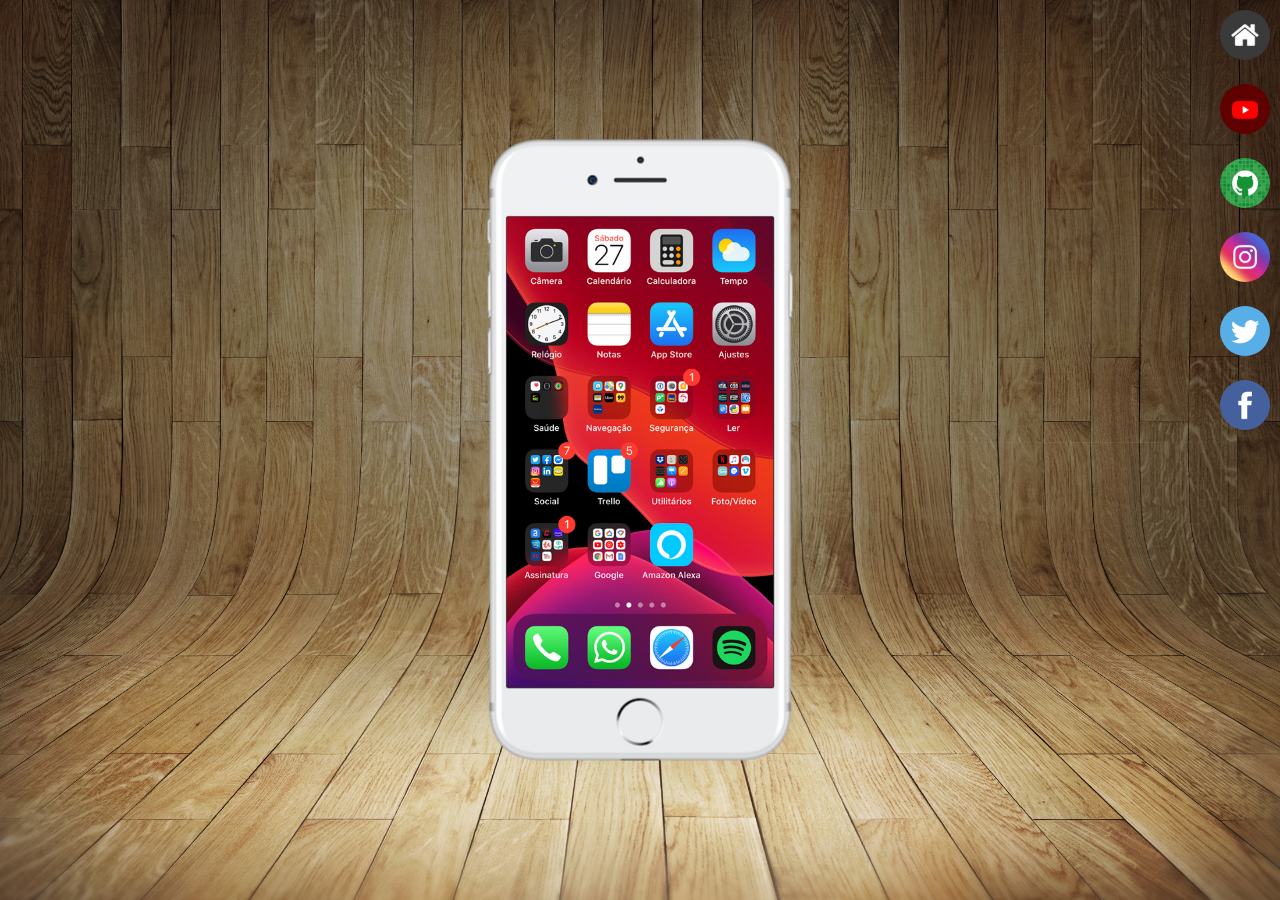
<file: index.html>
<!DOCTYPE html>
<html lang="pt-br">
<head>
    <meta charset="UTF-8">
    <meta name="viewport" content="width=device-width, initial-scale=1.0">
    <link rel="shortcut icon" href="favicon.ico" type="image/x-icon">
    <link rel="stylesheet" href="estilos/style.css">
    <title>Projetos Redes Sociais</title>
</head>
<body>
    <main>
        <section id="telefone">
            <iframe src="home.html" name="tela" id="tela" frameborder="0"></iframe>
        </section>
        <section id="redes-sociais">
            <a href="home.html" target="tela"><img src="imagens/logo-home.jpg" alt="Home"></a><br>
            <a href="youtube.html" target="tela"><img src="imagens/logo-youtube.jpg" alt="Youtube"></a><br>
            <a href="github.html" target="tela"><img src="imagens/logo-github.jpg" alt="Github"></a><br>
            <a href="instagram.html" target="tela"><img src="imagens/logo-instagram.jpg" alt="Instagram">
            </a><br>
            <a href="twitter.html" target="tela"><img src="imagens/logo-twitter.jpg" alt="Twitter"></a><br>
            <a href="facebook.html" target="tela"><img src="imagens/logo-facebook.jpg" alt="Facebook"></a>

        </section>
    </main>
    
</body>
</html>
</file>
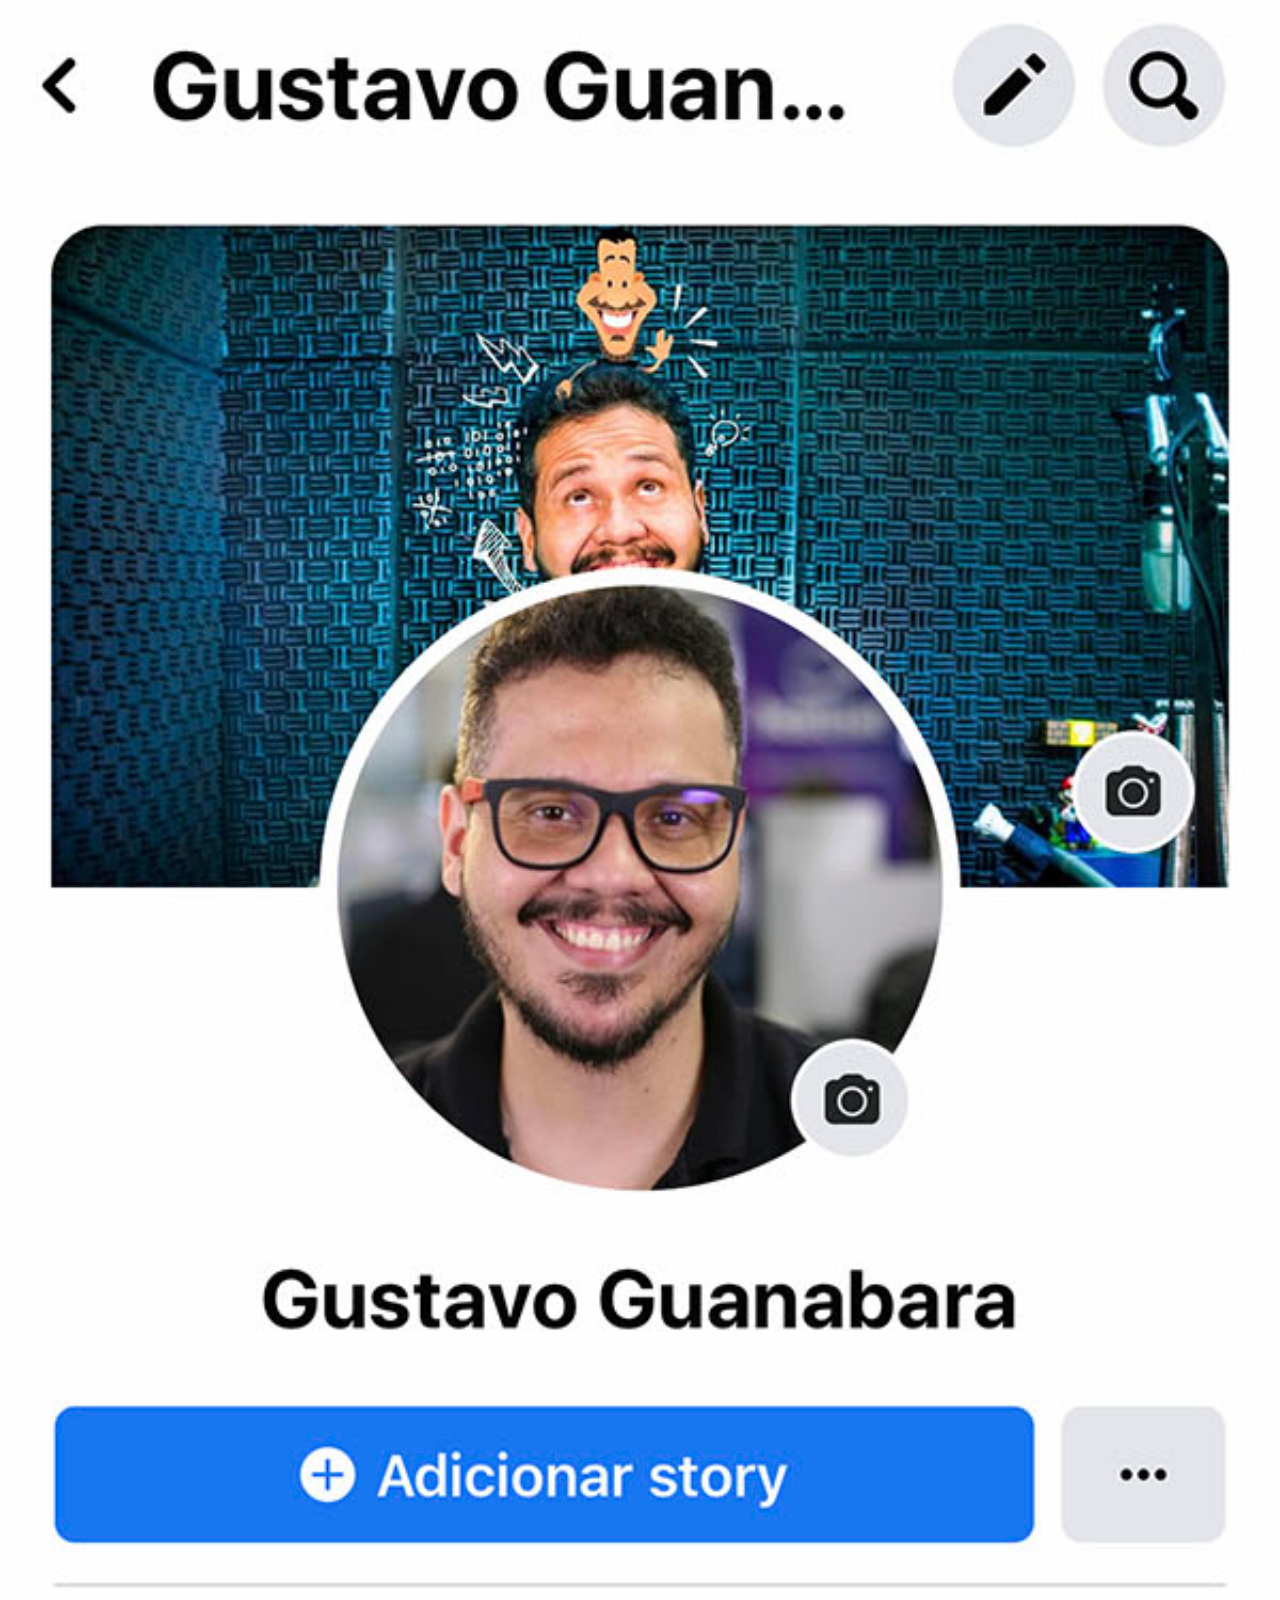
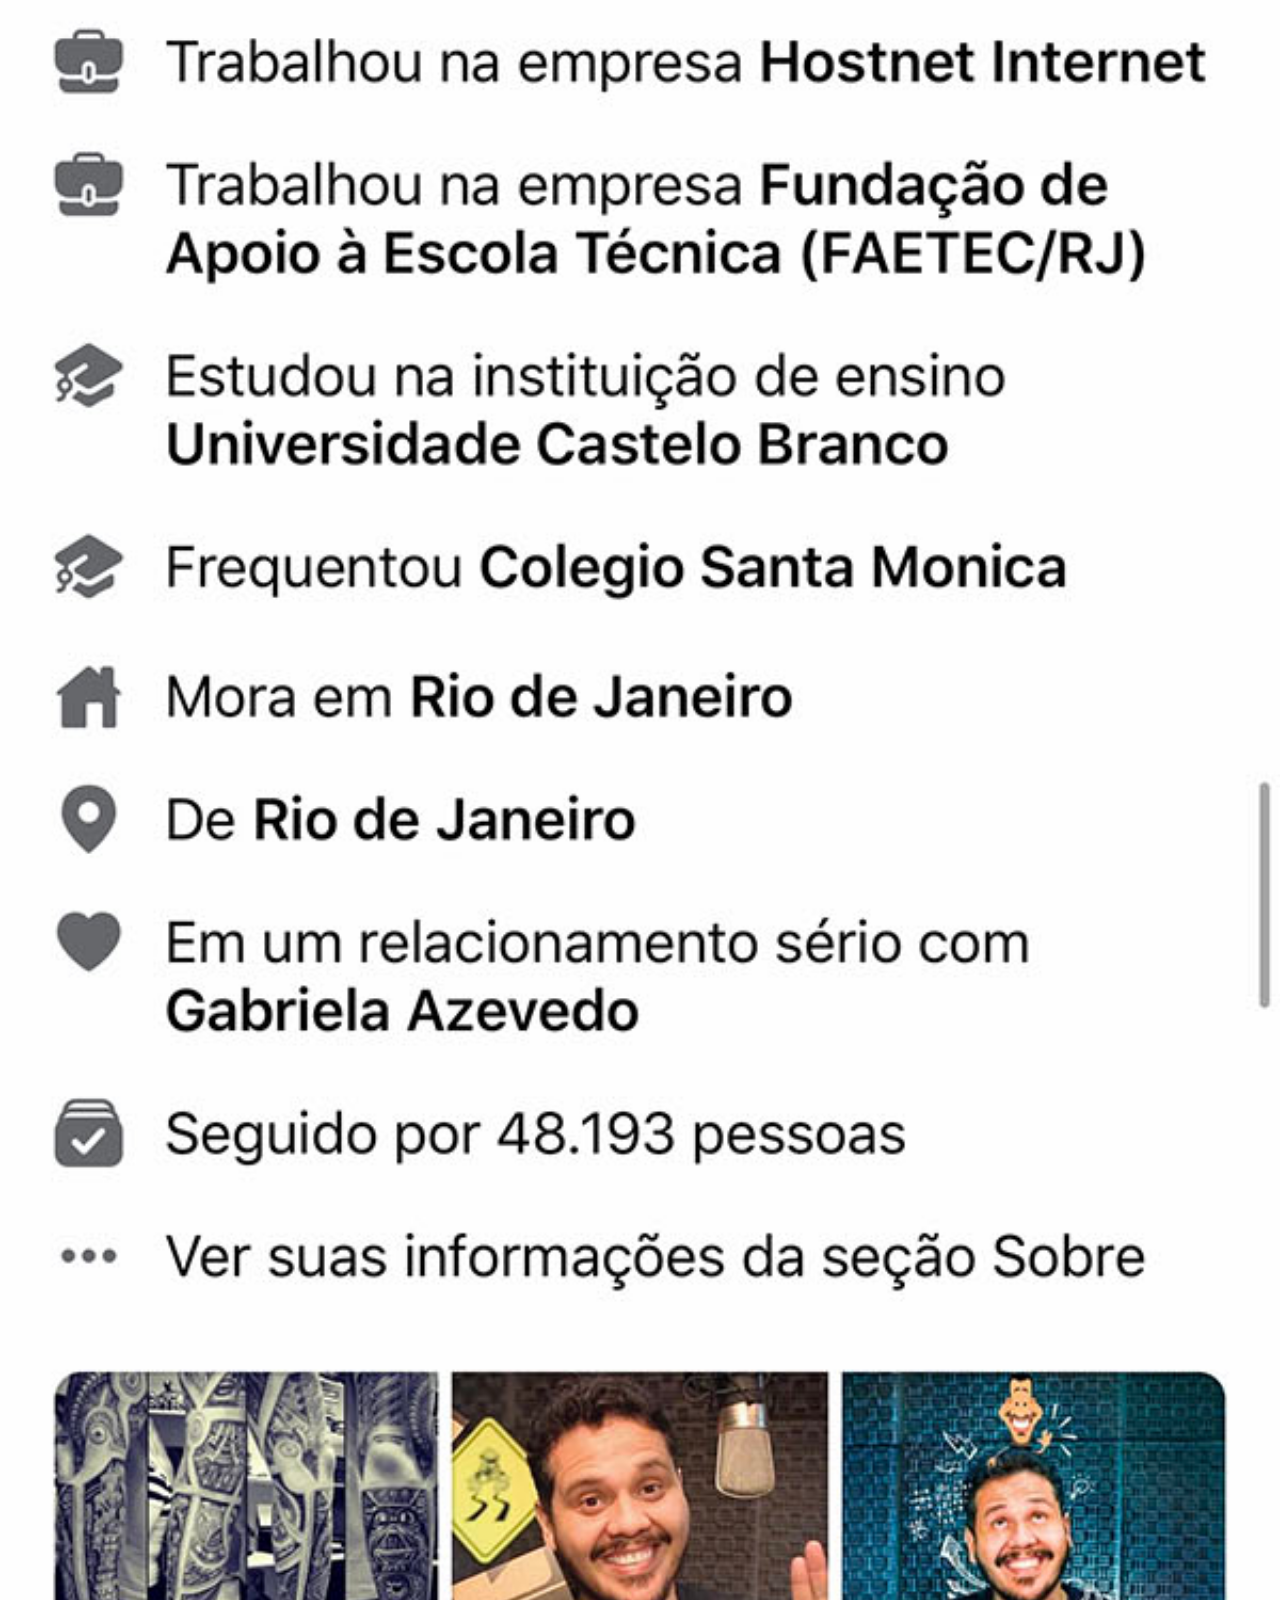
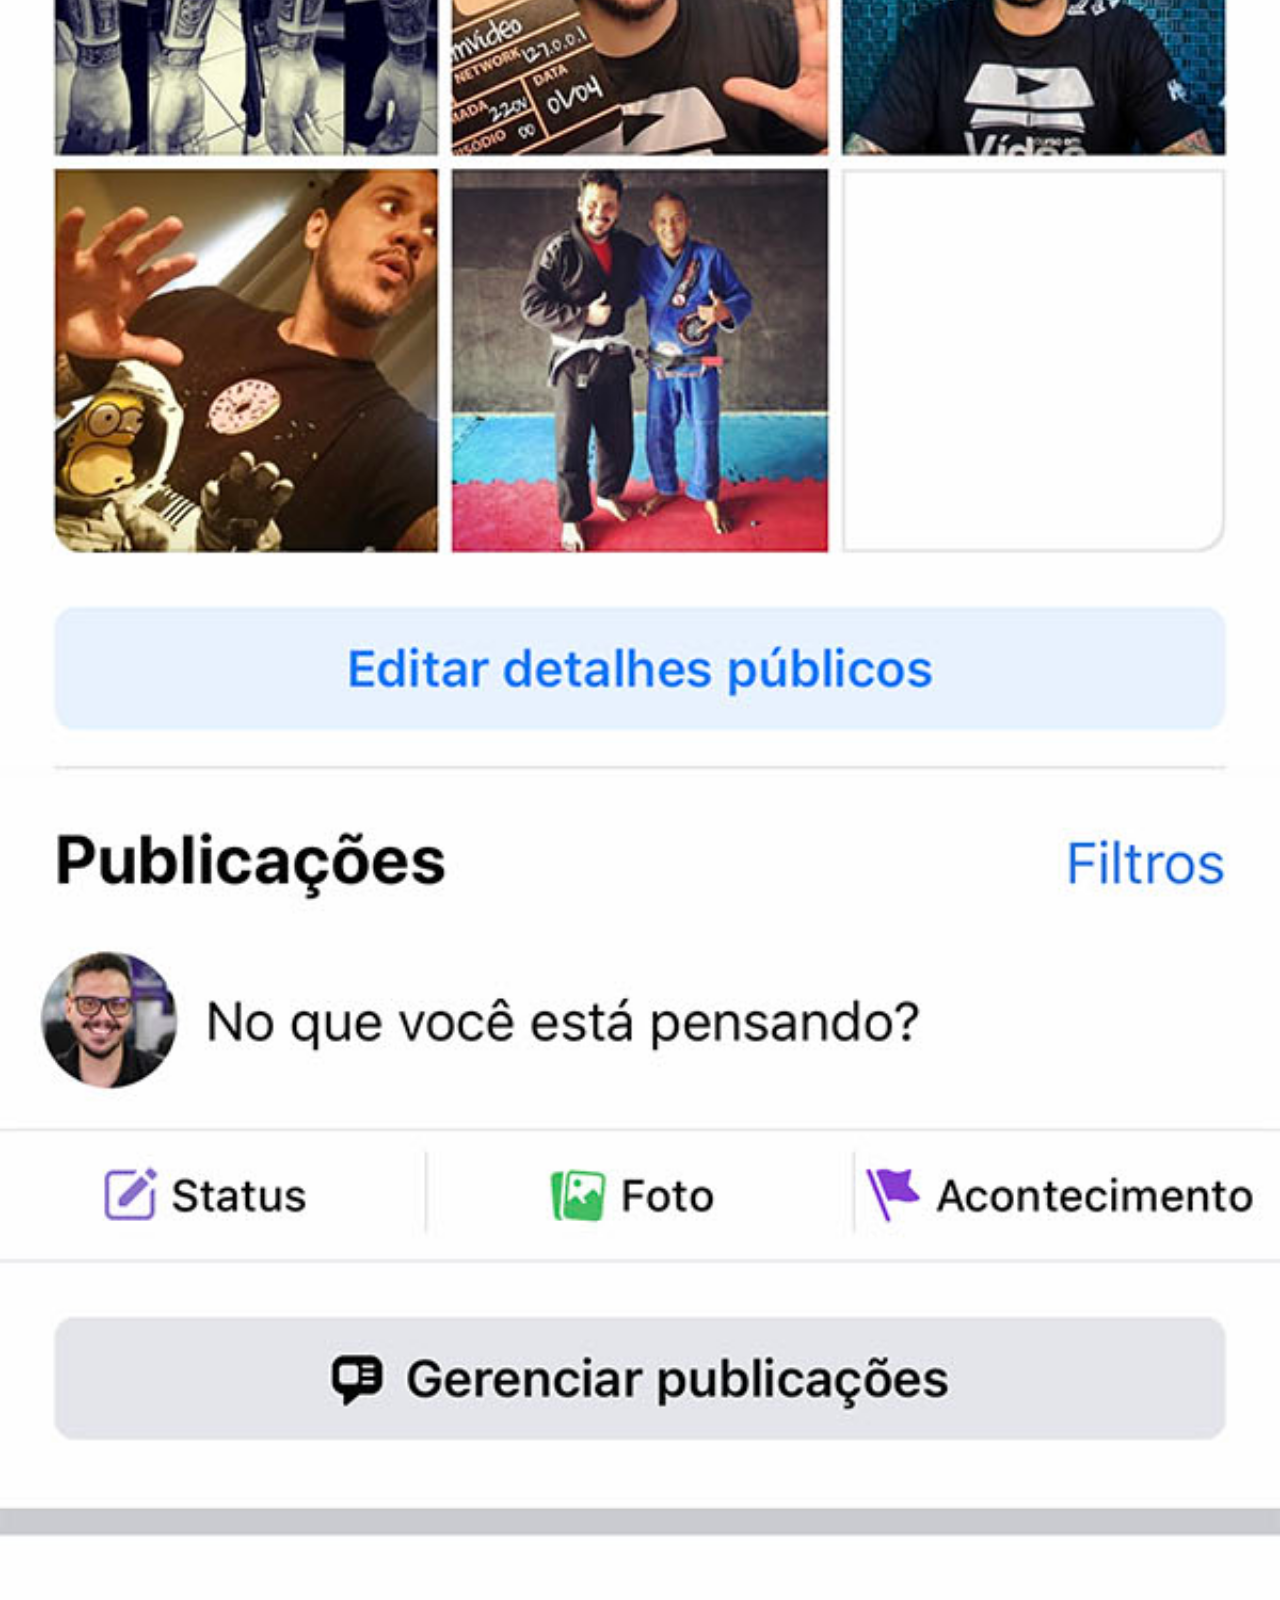
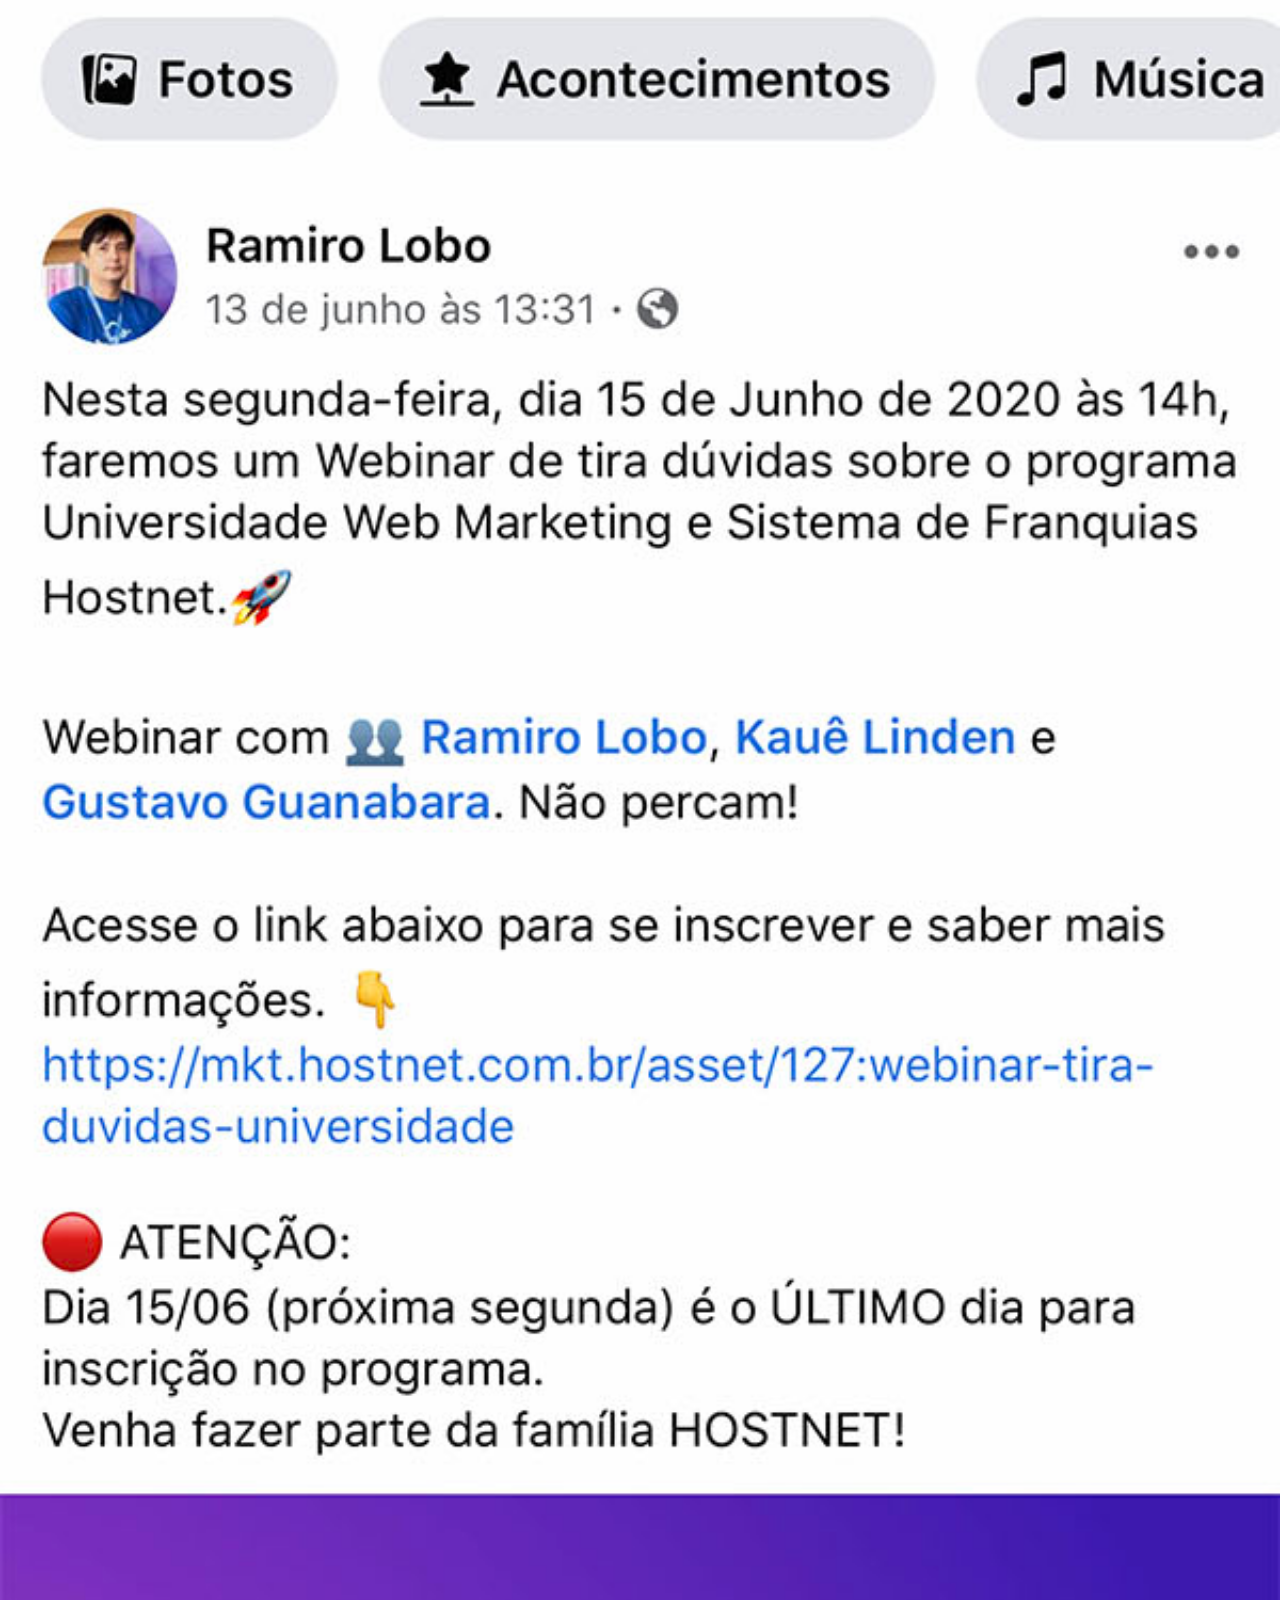
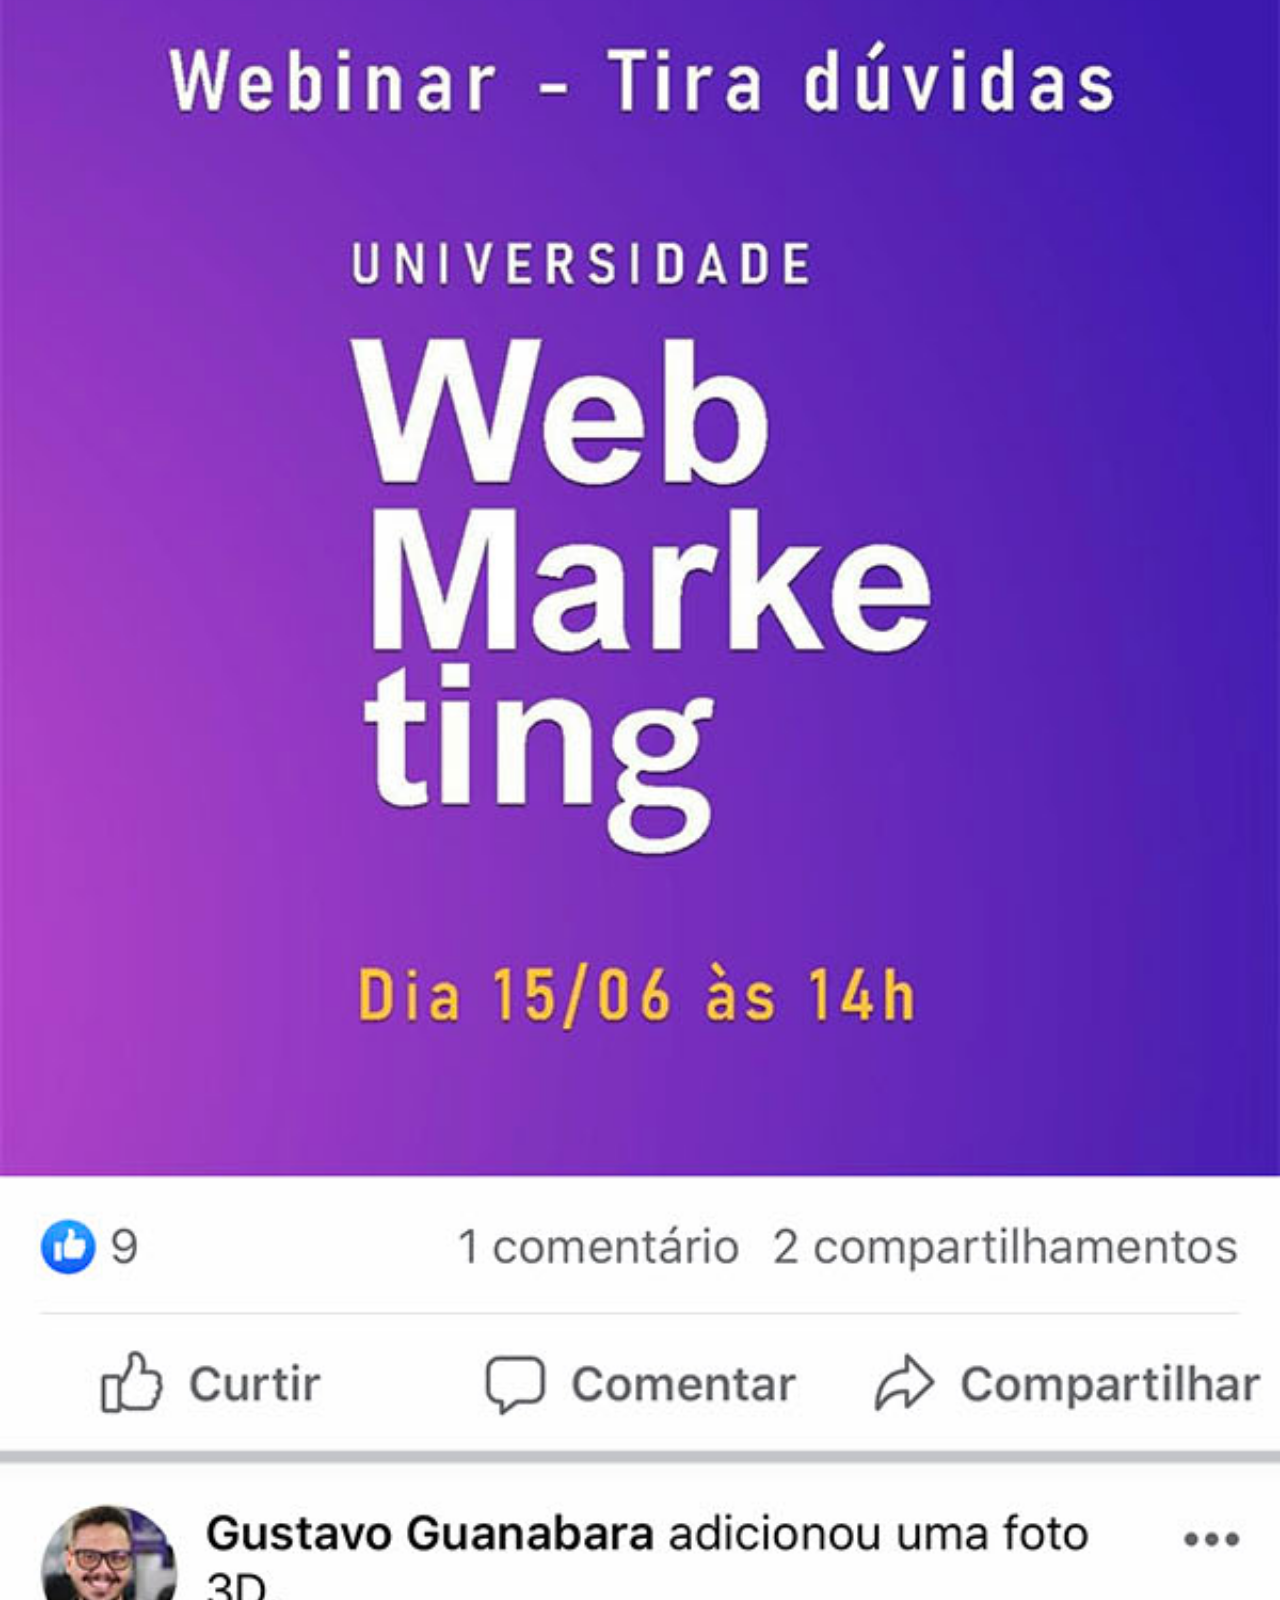
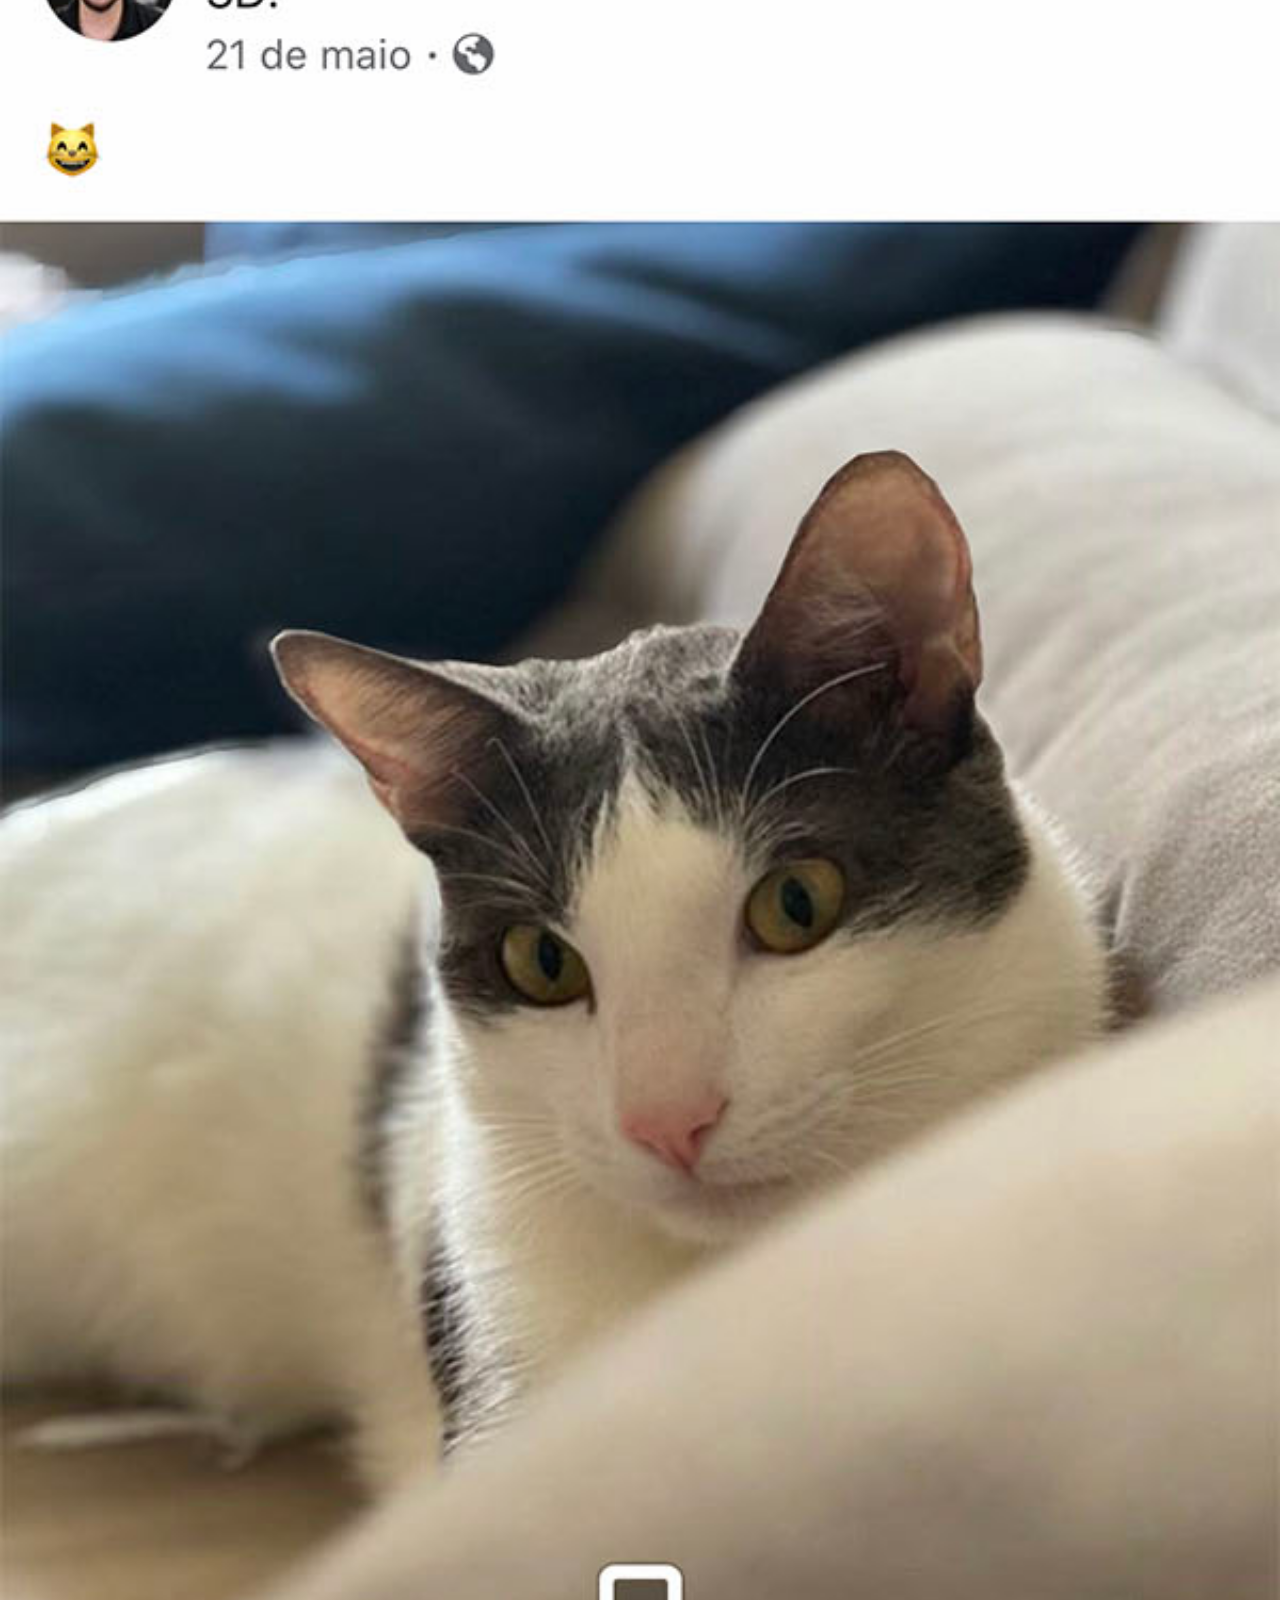
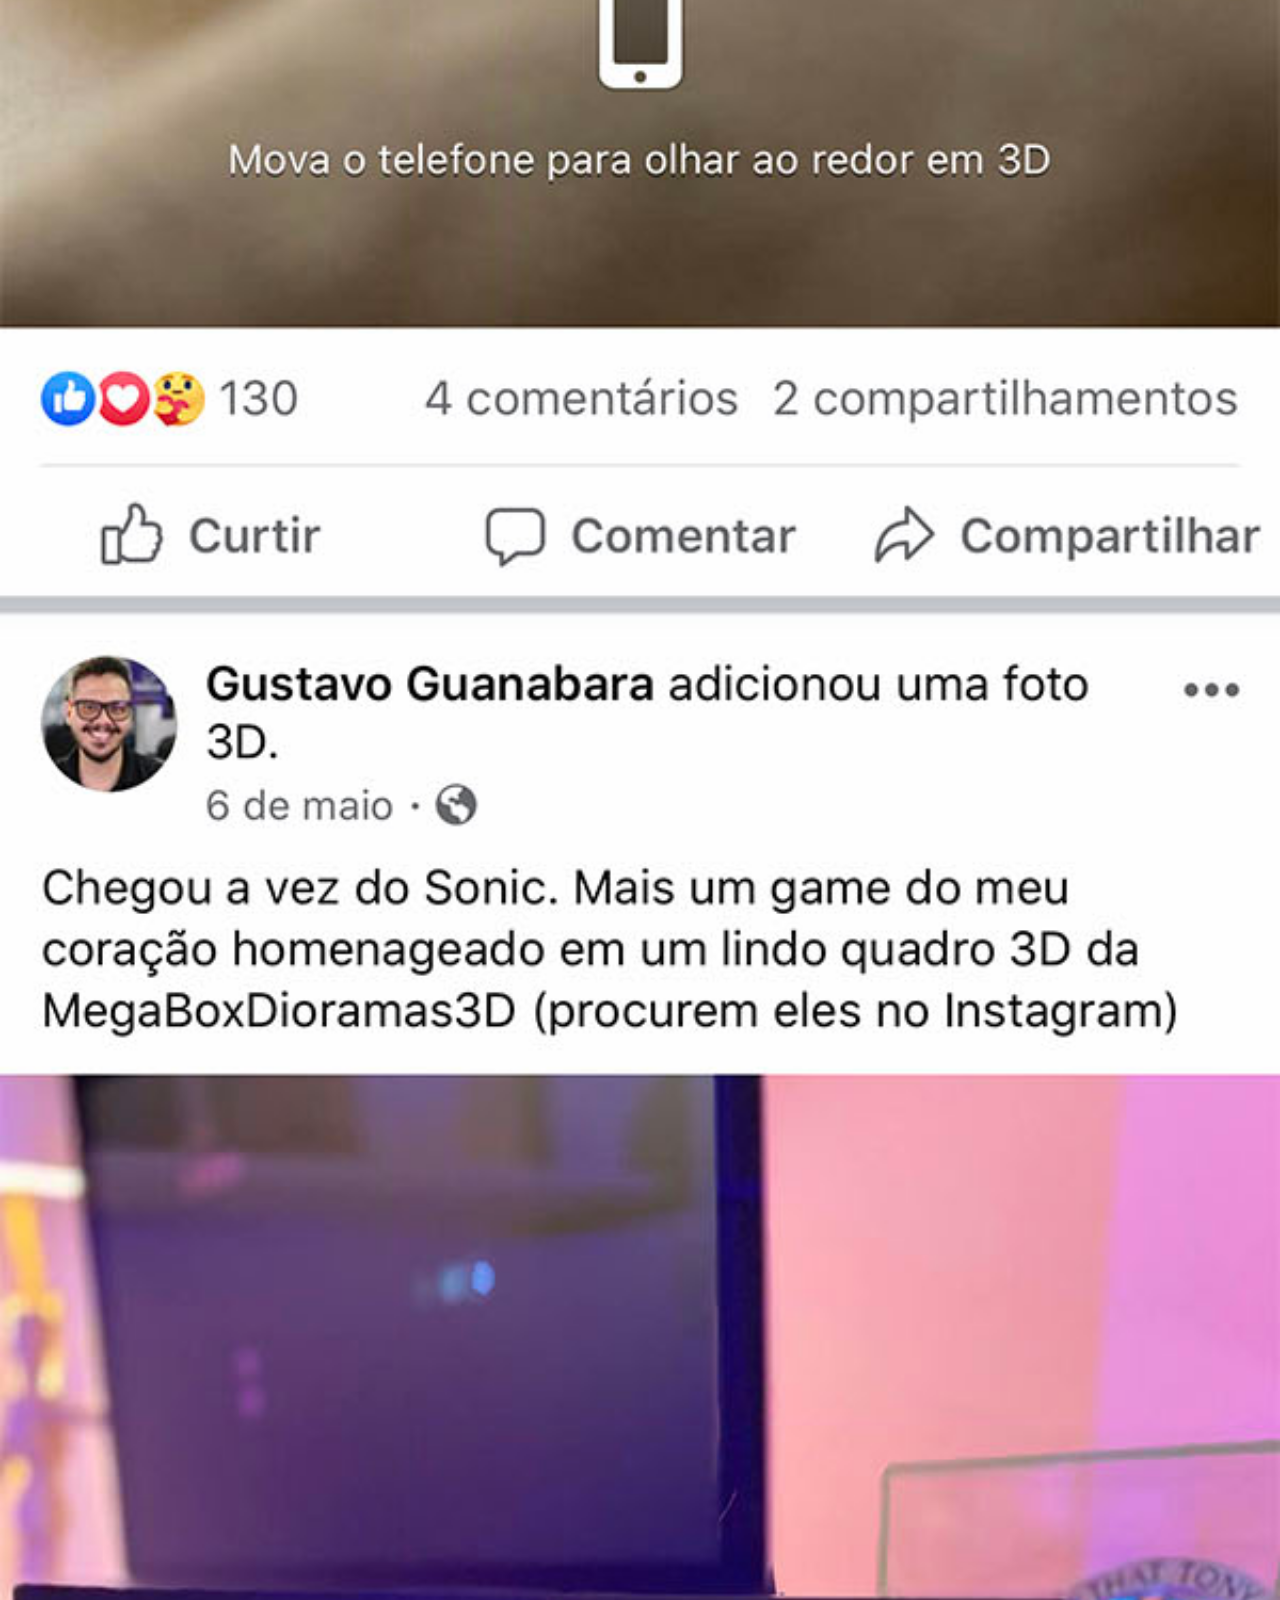
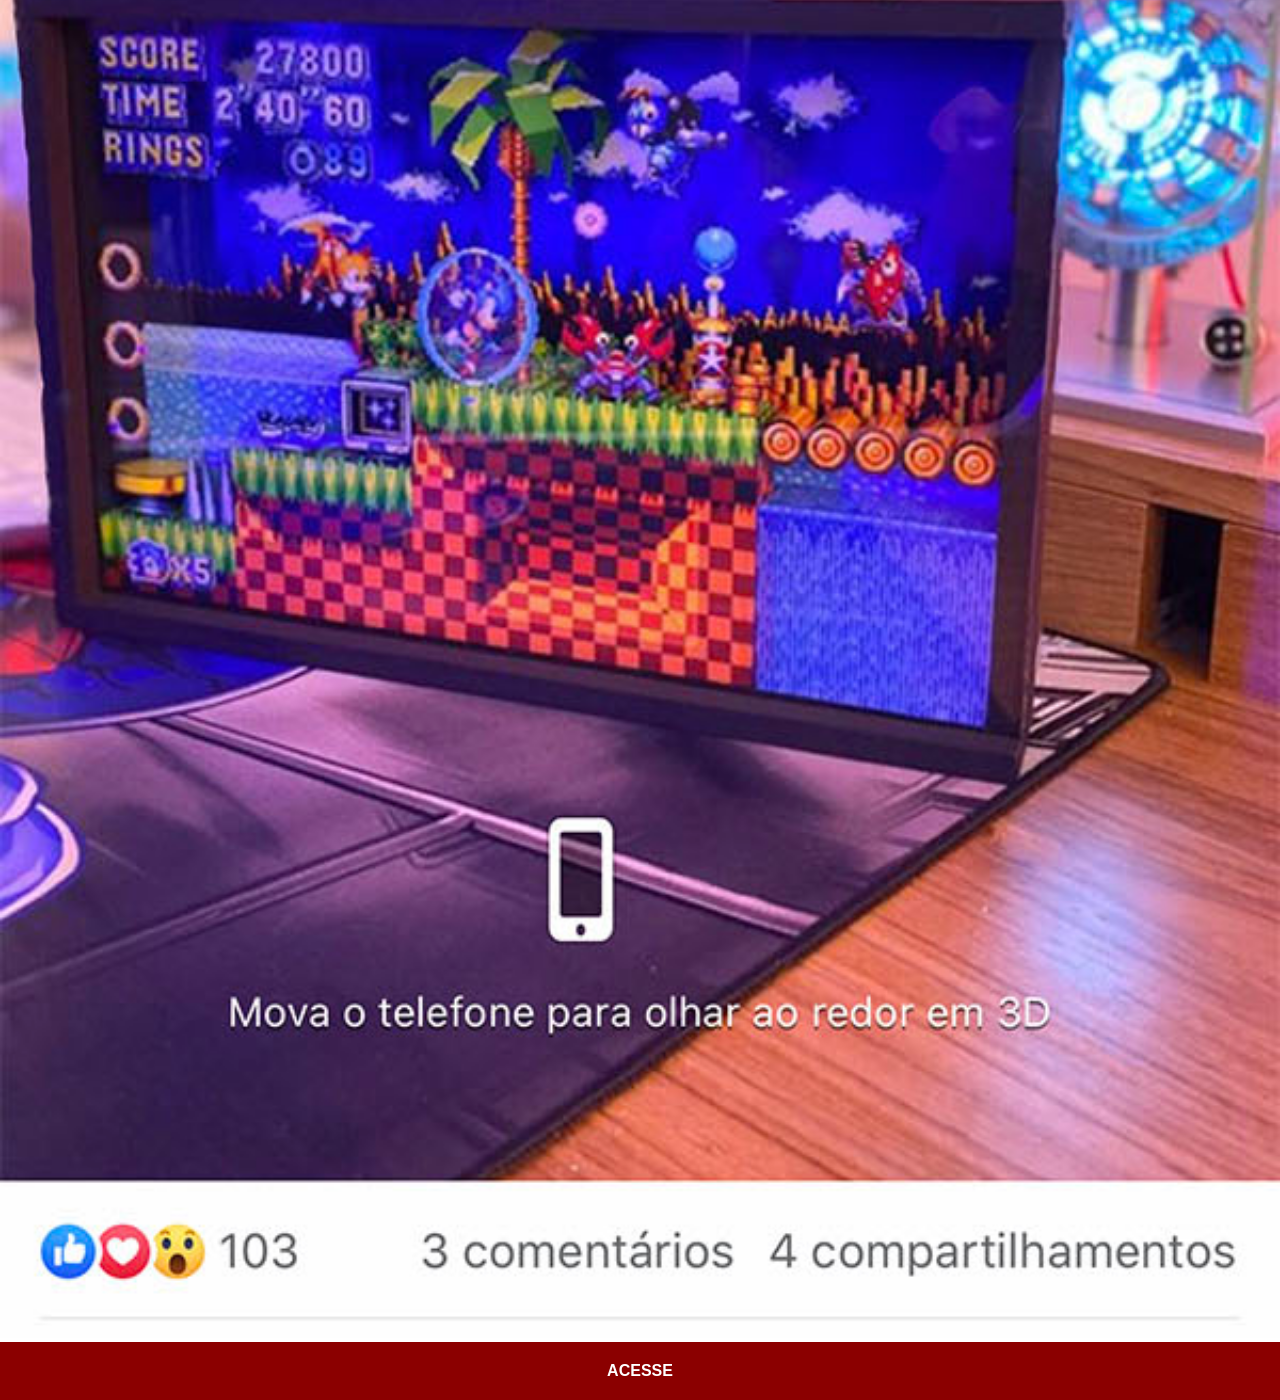
<file: facebook.html>
<!DOCTYPE html>
<html lang="pt-br">
<head>
    <meta charset="UTF-8">
    <meta name="viewport" content="width=device-width, initial-scale=1.0">
    <title>Facebook</title>
    <link rel="stylesheet" href="estilos/social.css">

</head>
<body>
    <img src="imagens/tela-facebook.jpg" alt="Facebook">
    <a href="https://www.facebook.com/niaratrind" target="_blank">ACESSE</a>
    
</body>
</html>
</file>
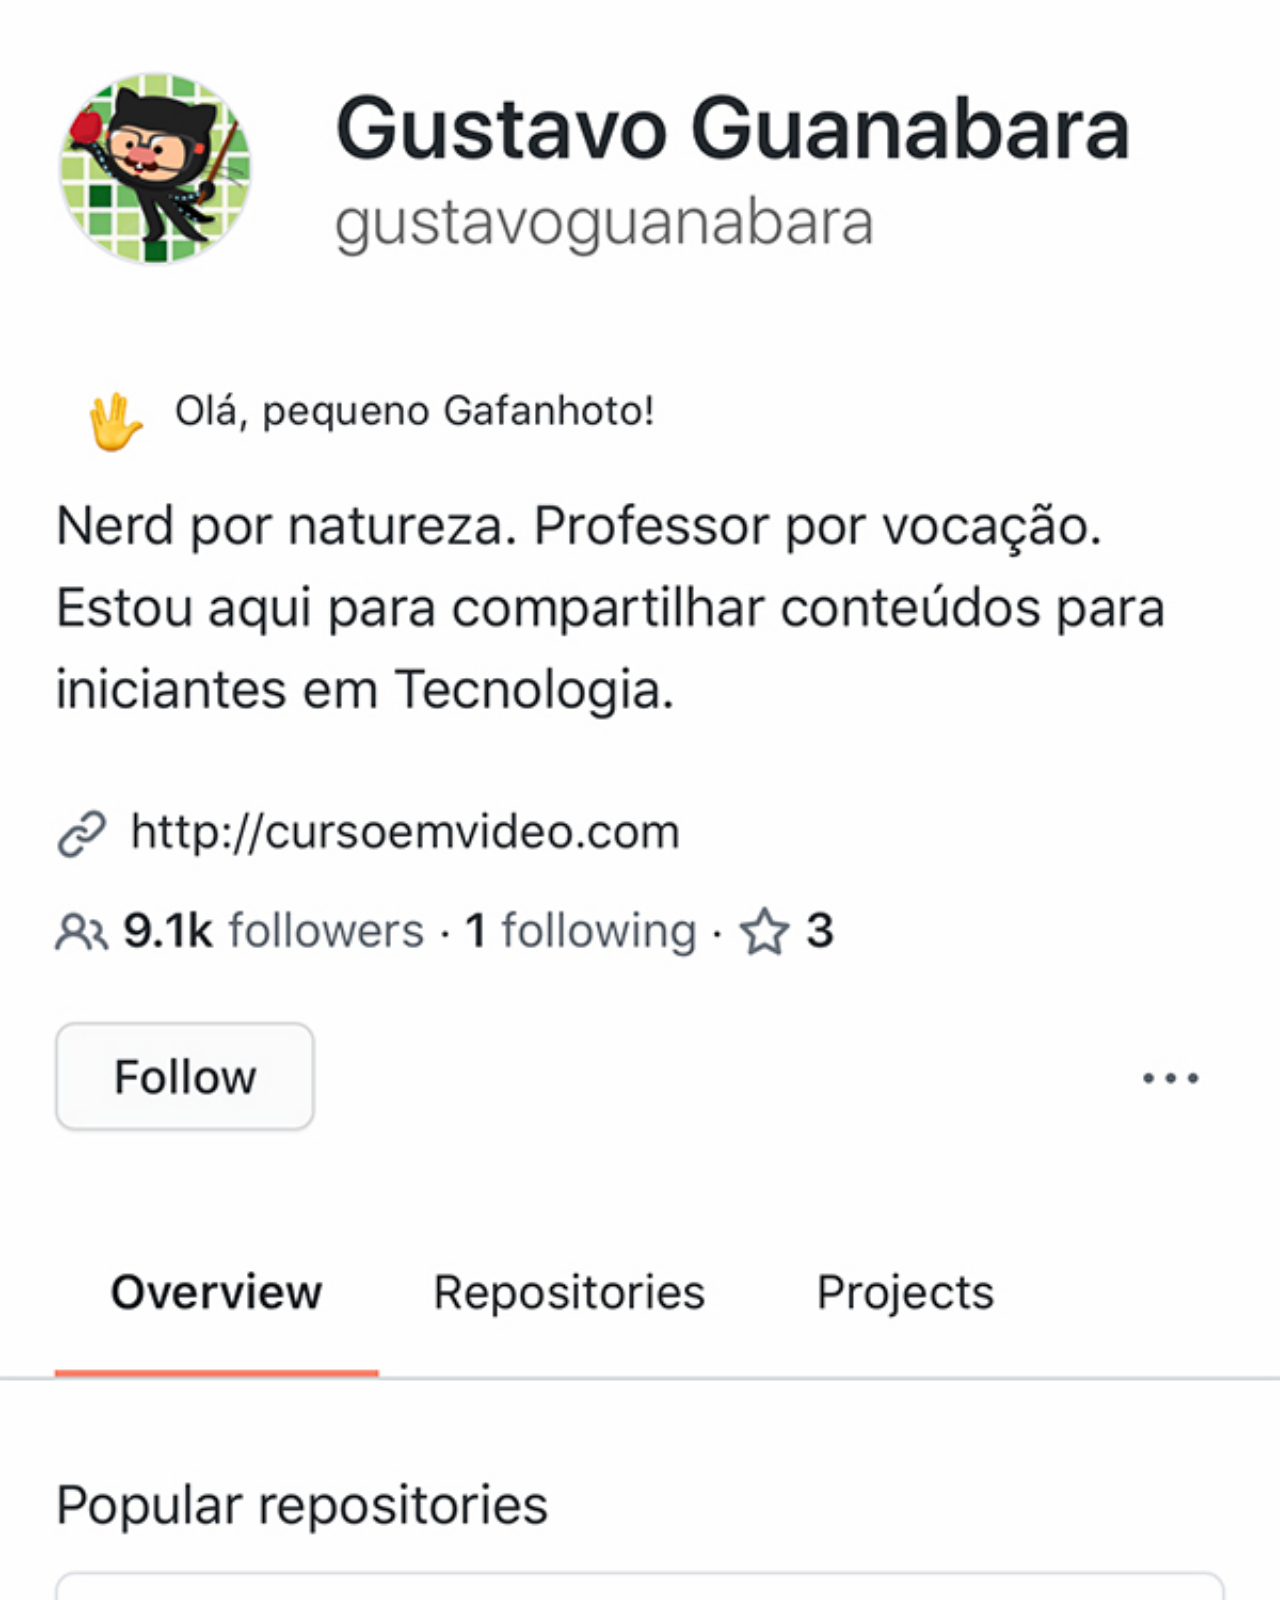
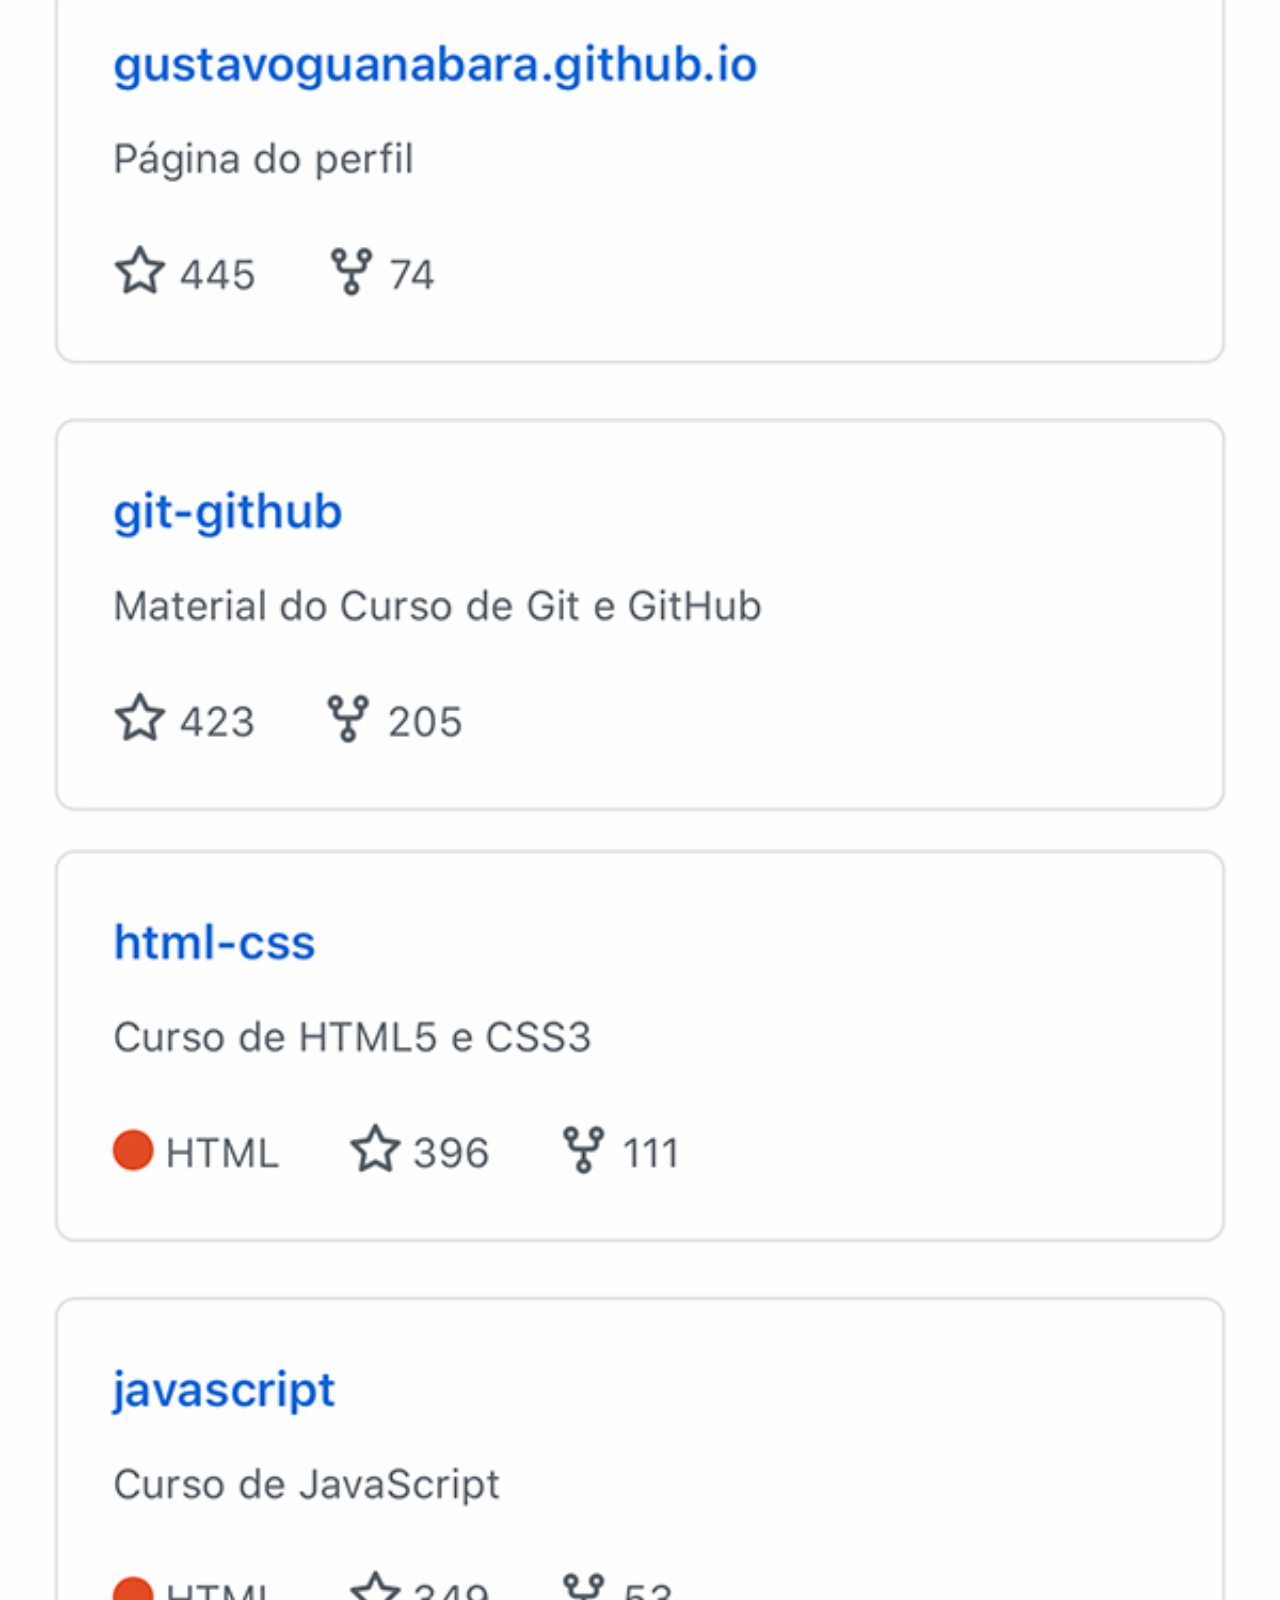
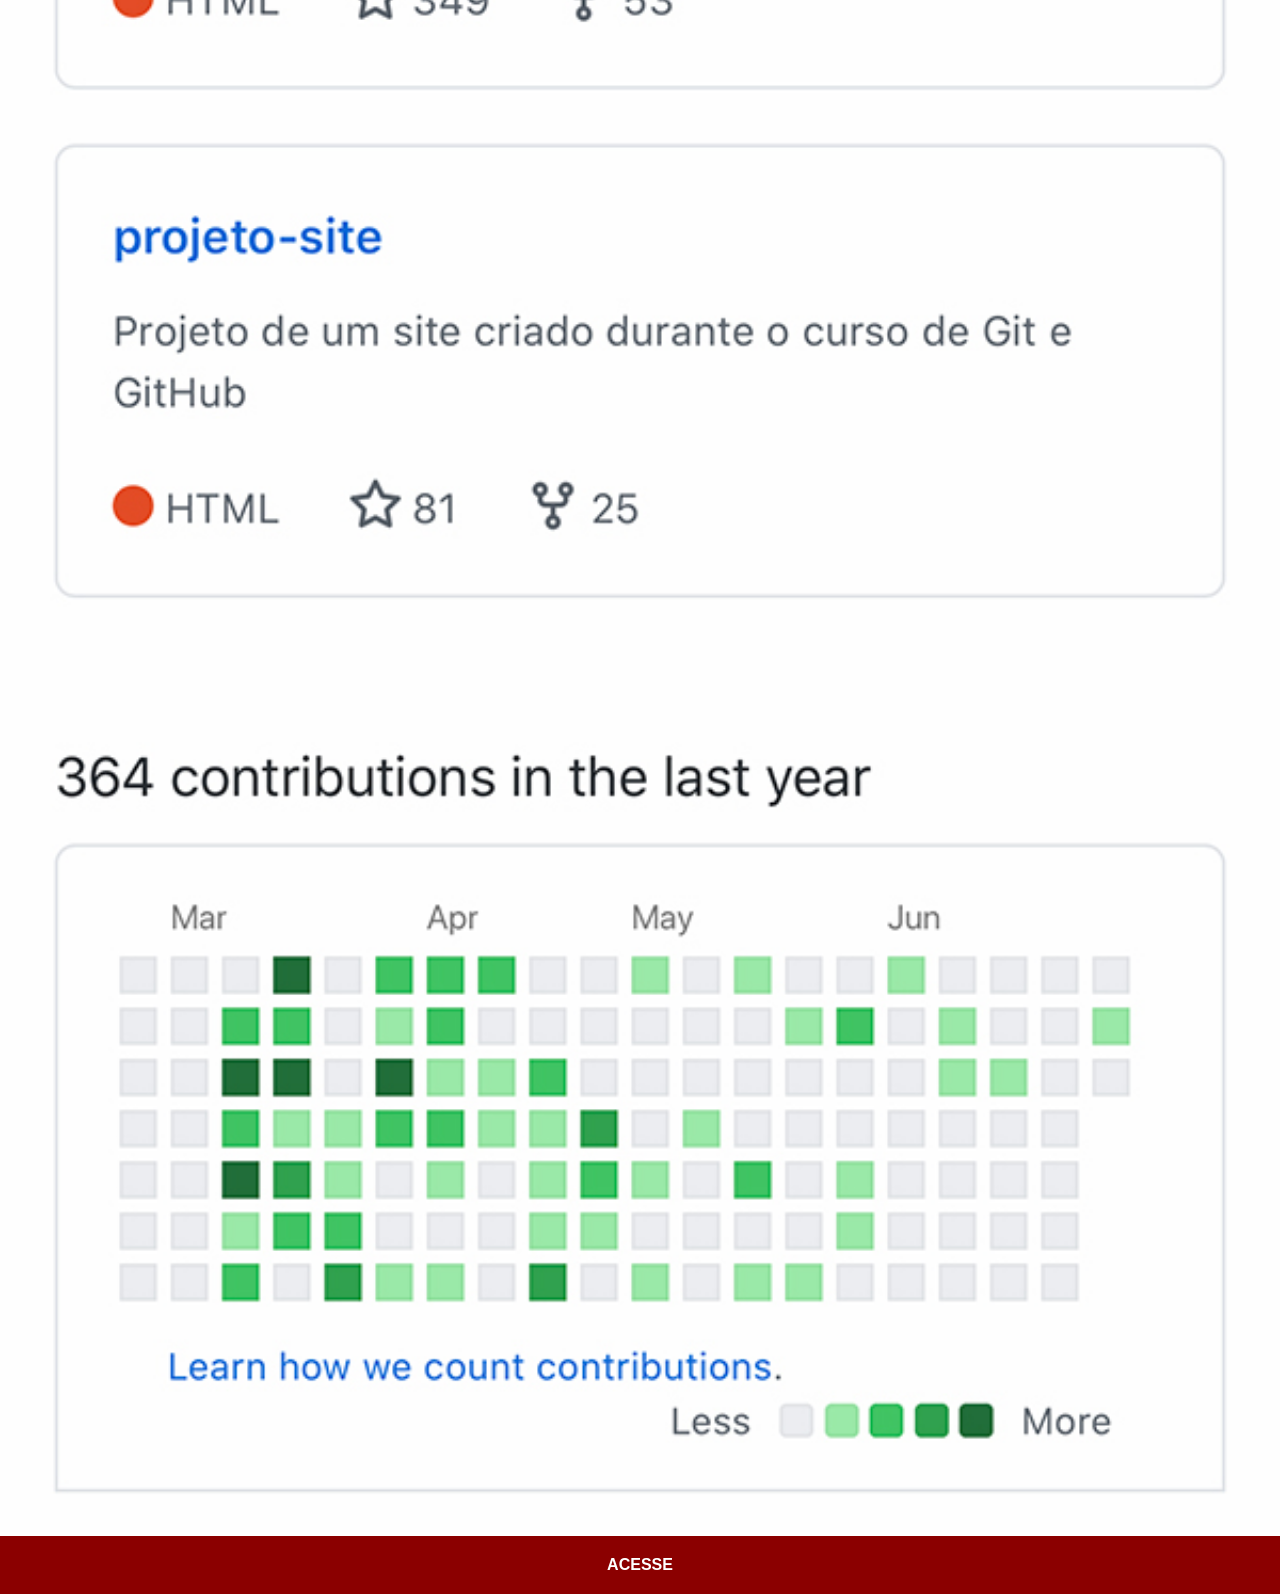
<file: github.html>
<!DOCTYPE html>
<html lang="pt-br">
<head>
    <meta charset="UTF-8">
    <meta name="viewport" content="width=device-width, initial-scale=1.0">
    <title>Github</title>
    <link rel="stylesheet" href="estilos/social.css">

</head>
<body>
    <img src="imagens/tela-github.jpg" alt="Github">
    <a href="https://github.com/dntrindade" target="_blank">ACESSE</a>
    
</body>
</html>
</file>
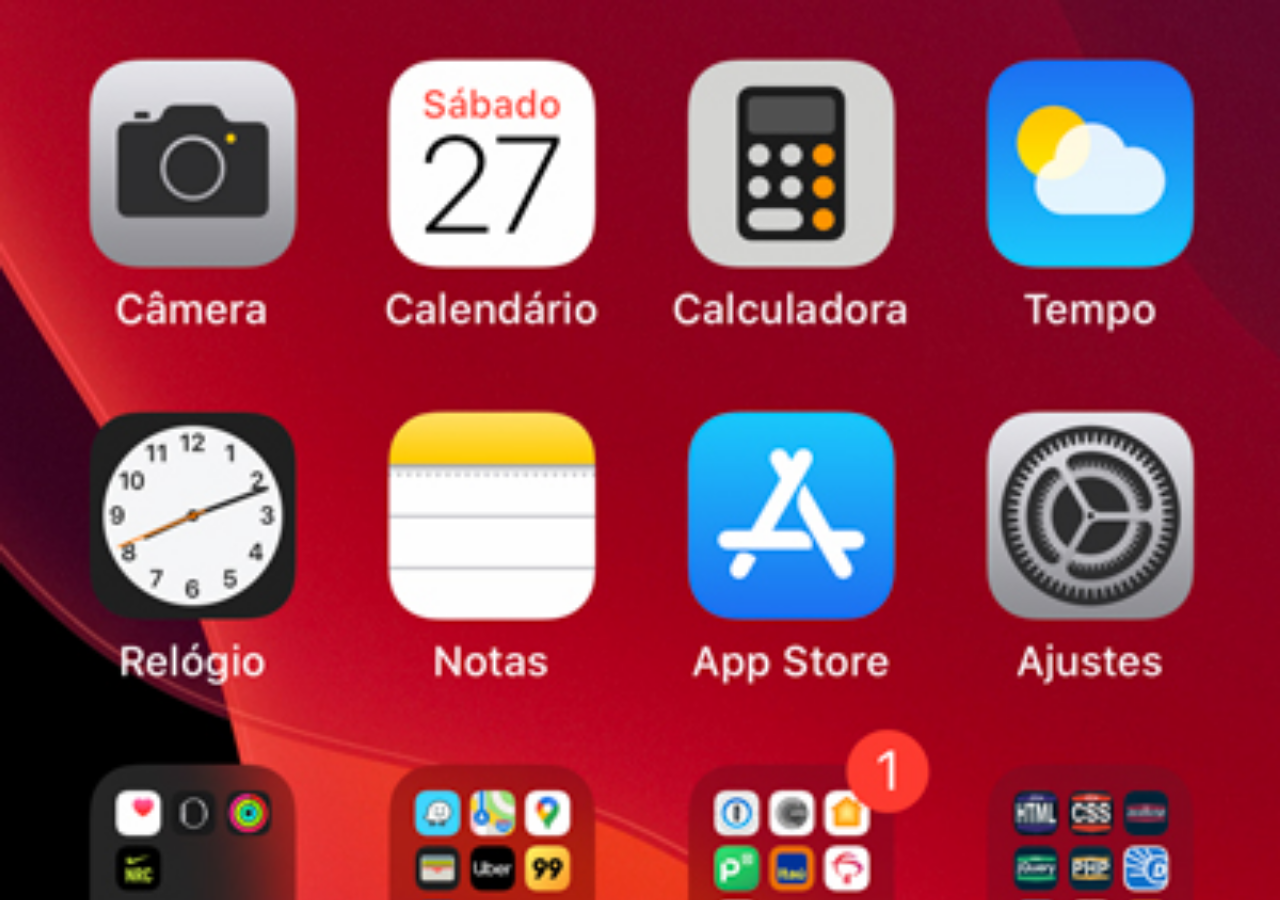
<file: home.html>
<!DOCTYPE html>
<html lang="pt-br">
<head>
    <meta charset="UTF-8">
    <meta name="viewport" content="width=device-width, initial-scale=1.0">
    <title>Home</title>
</head>
<style>
    * {
        margin: 0px;
        padding: 0px;
    }

    body {
        width: 100vw;
        height: 100vh;
        background: black url('imagens/tela-home.jpg') no-repeat top center;
        background-size: cover;
    }
</style>
<body>
    
</body>
</html>
</file>
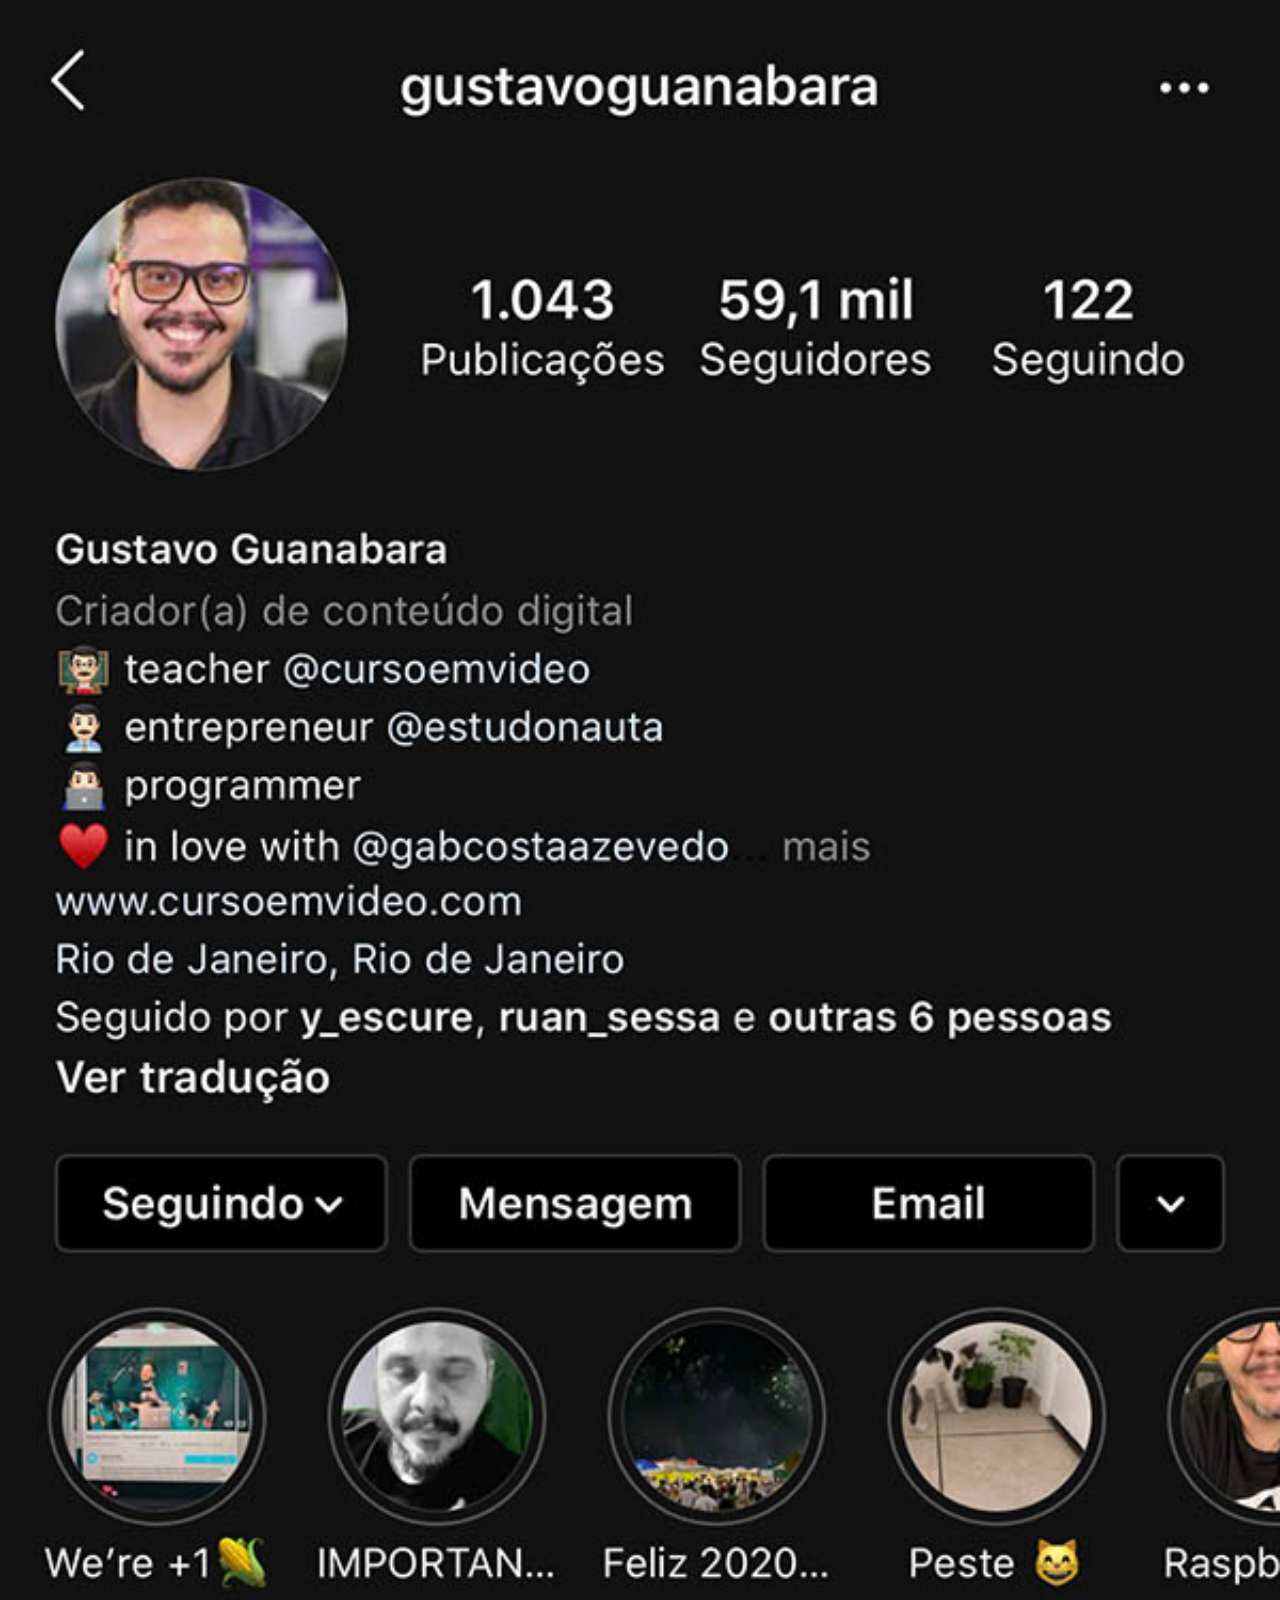
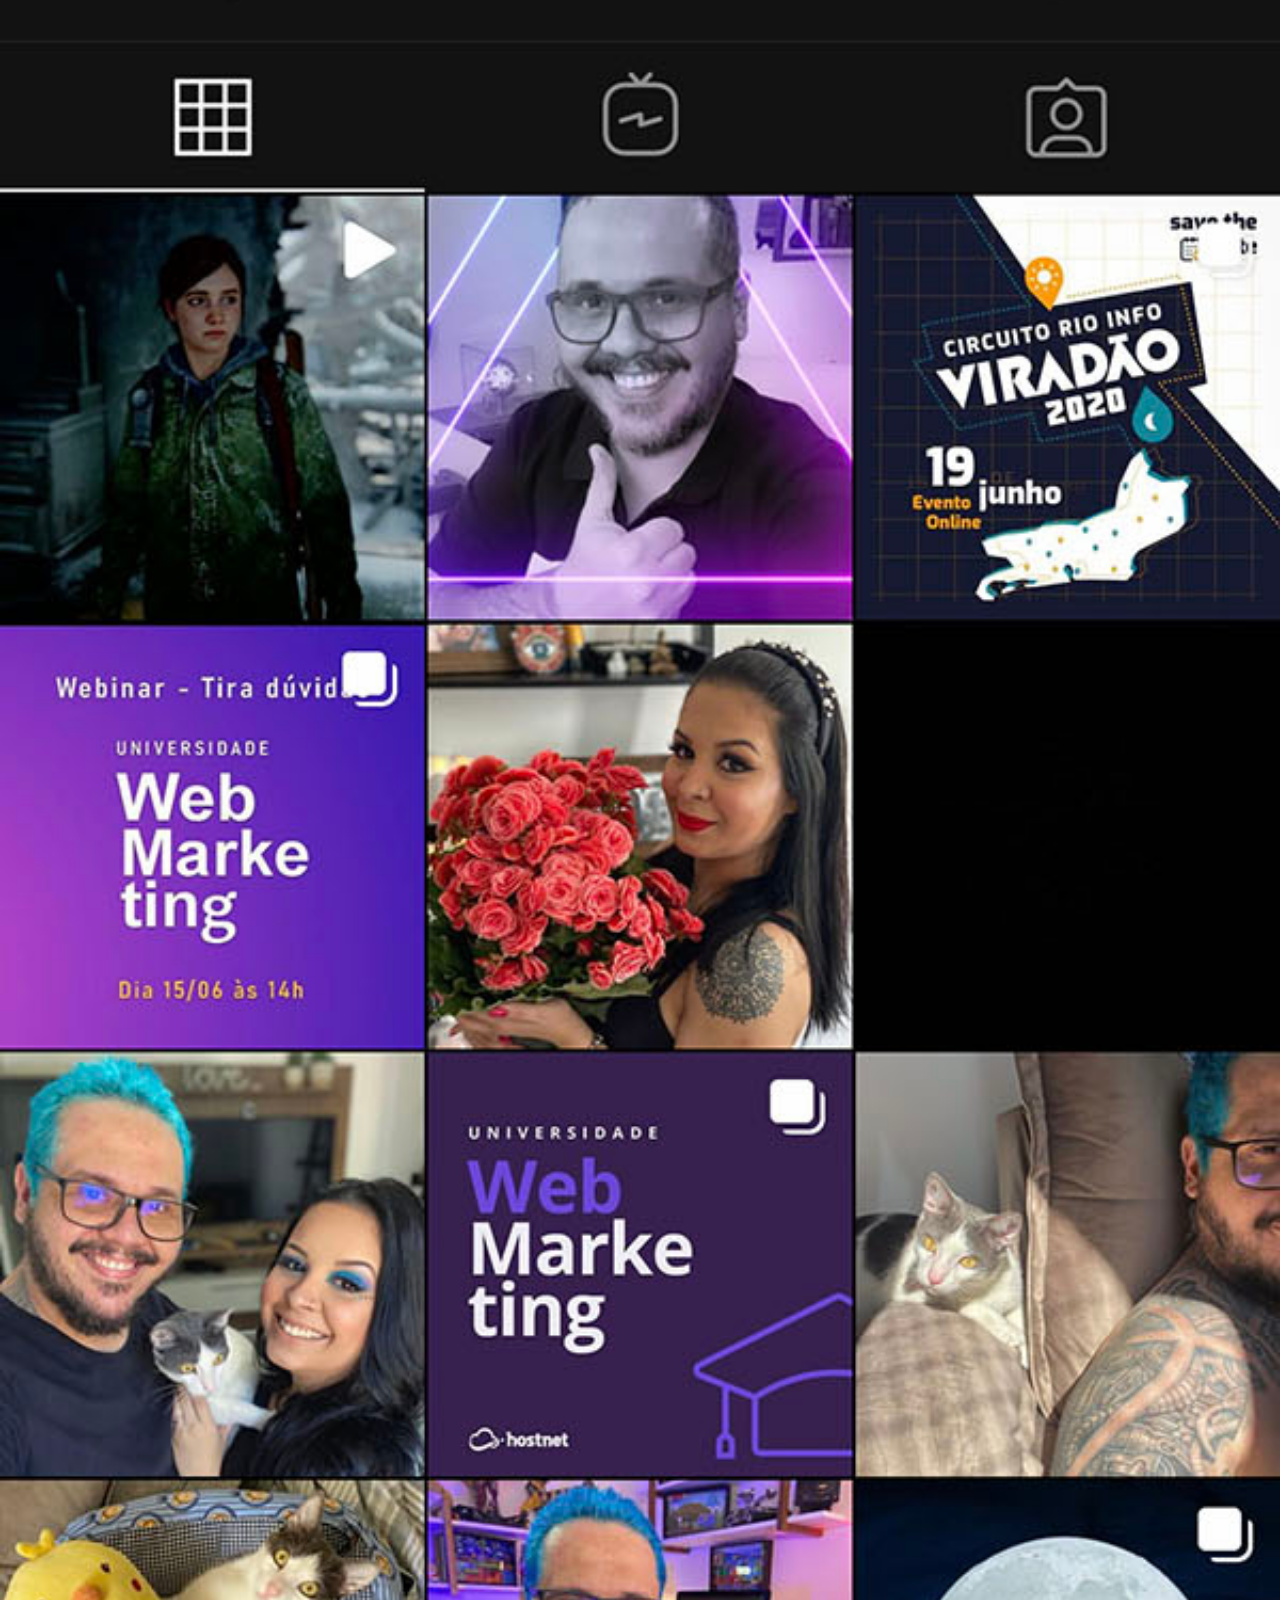
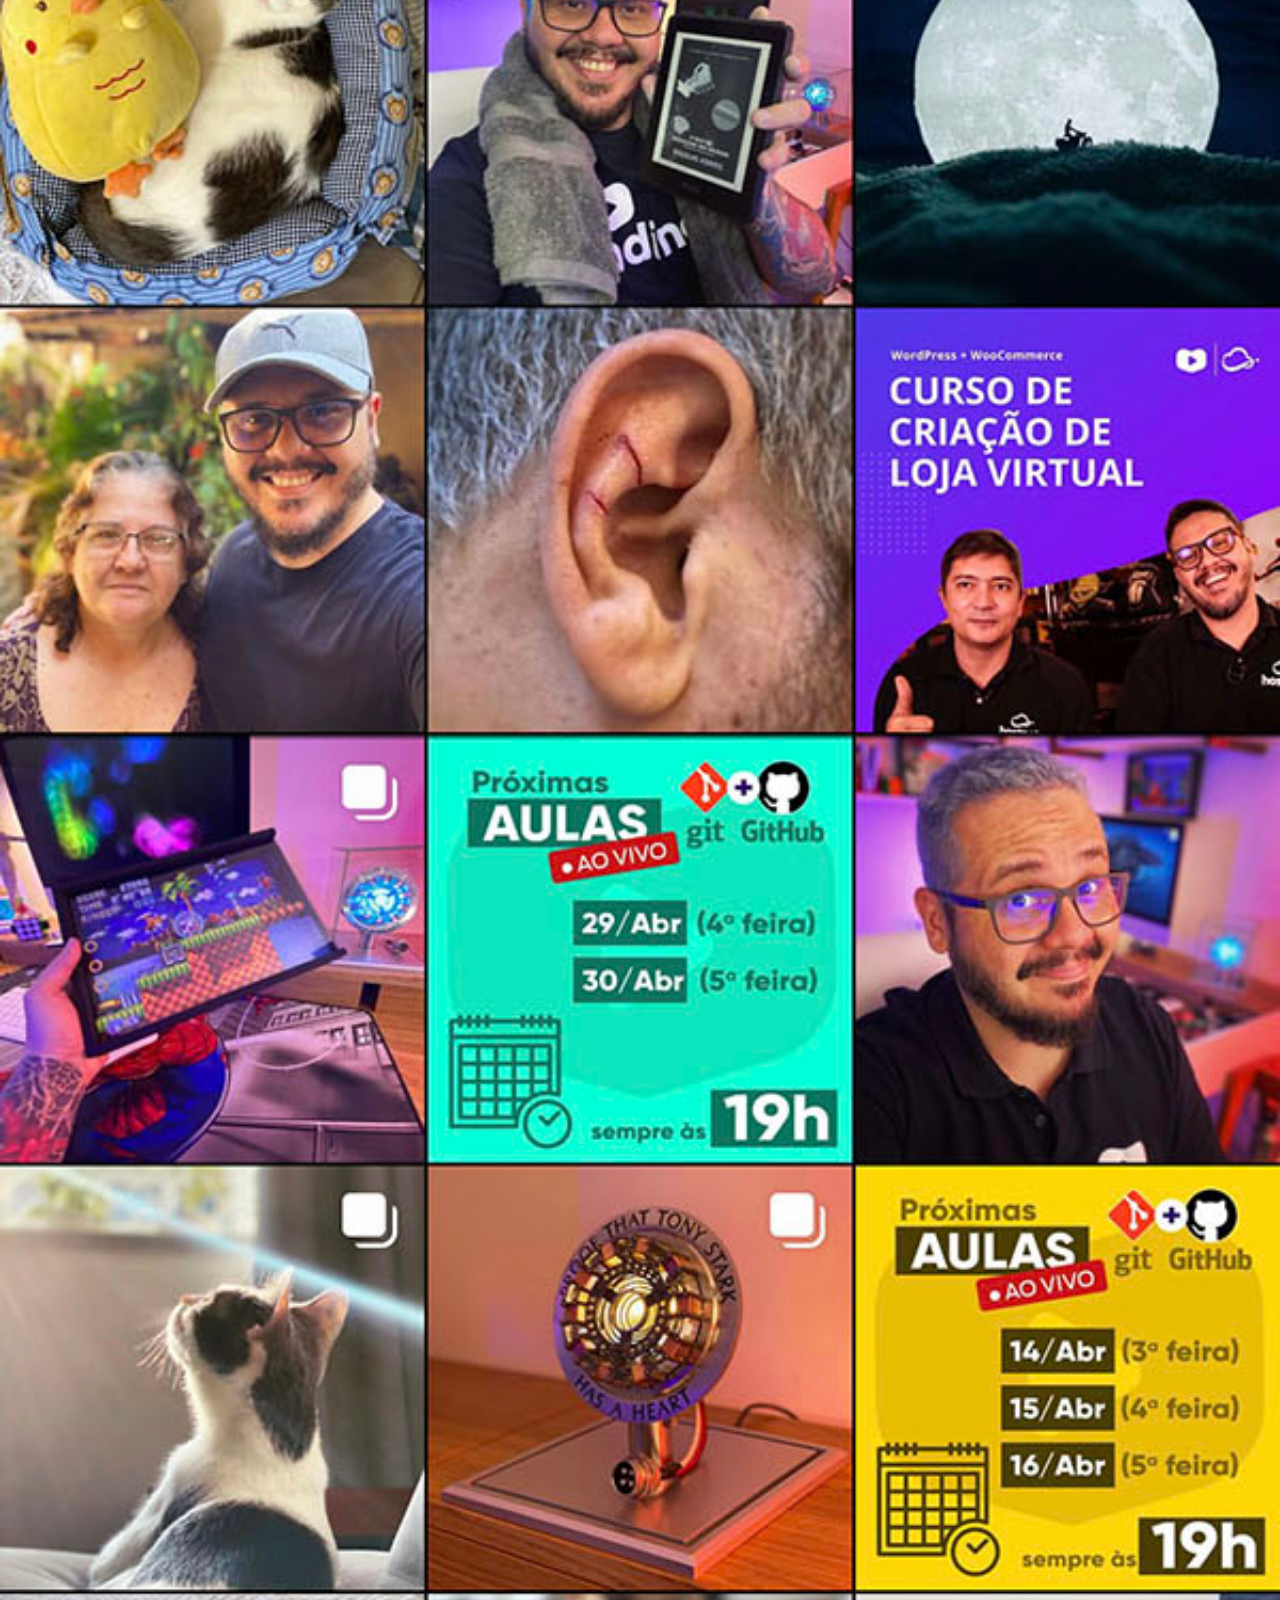
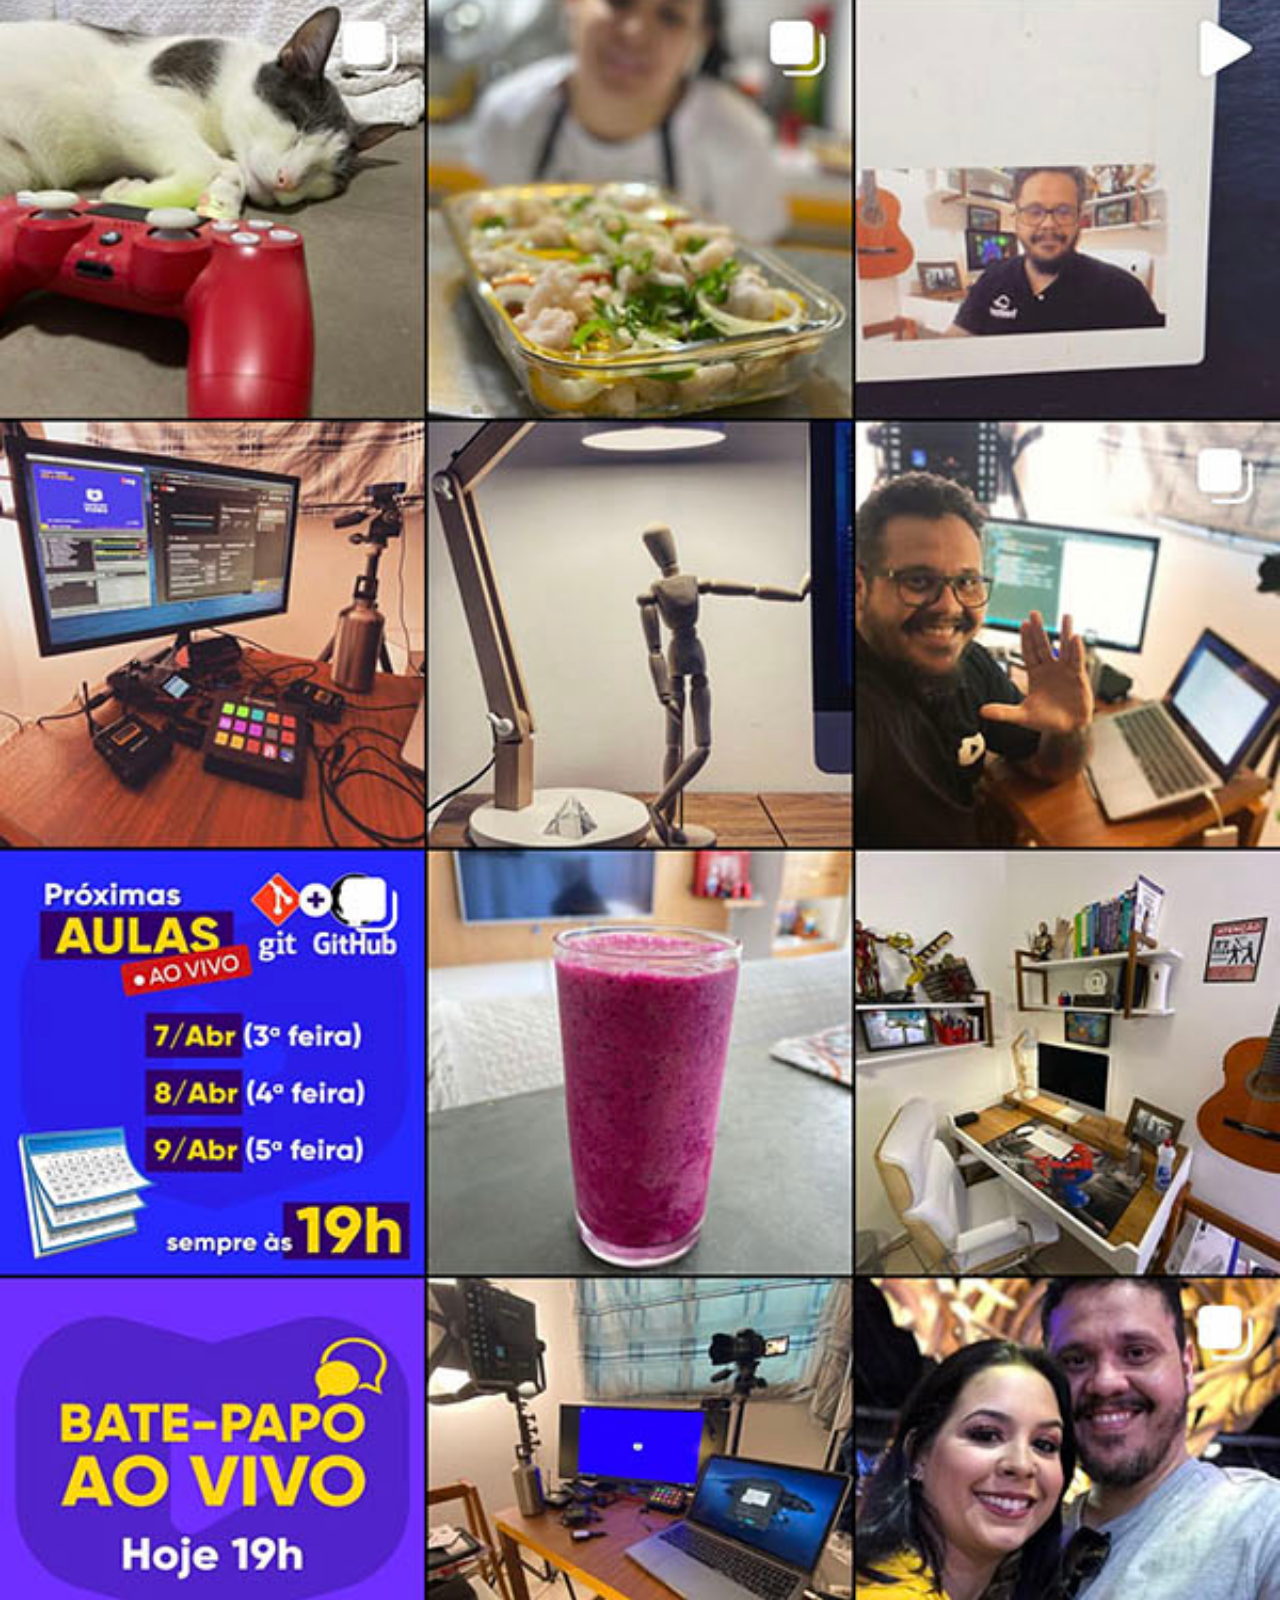
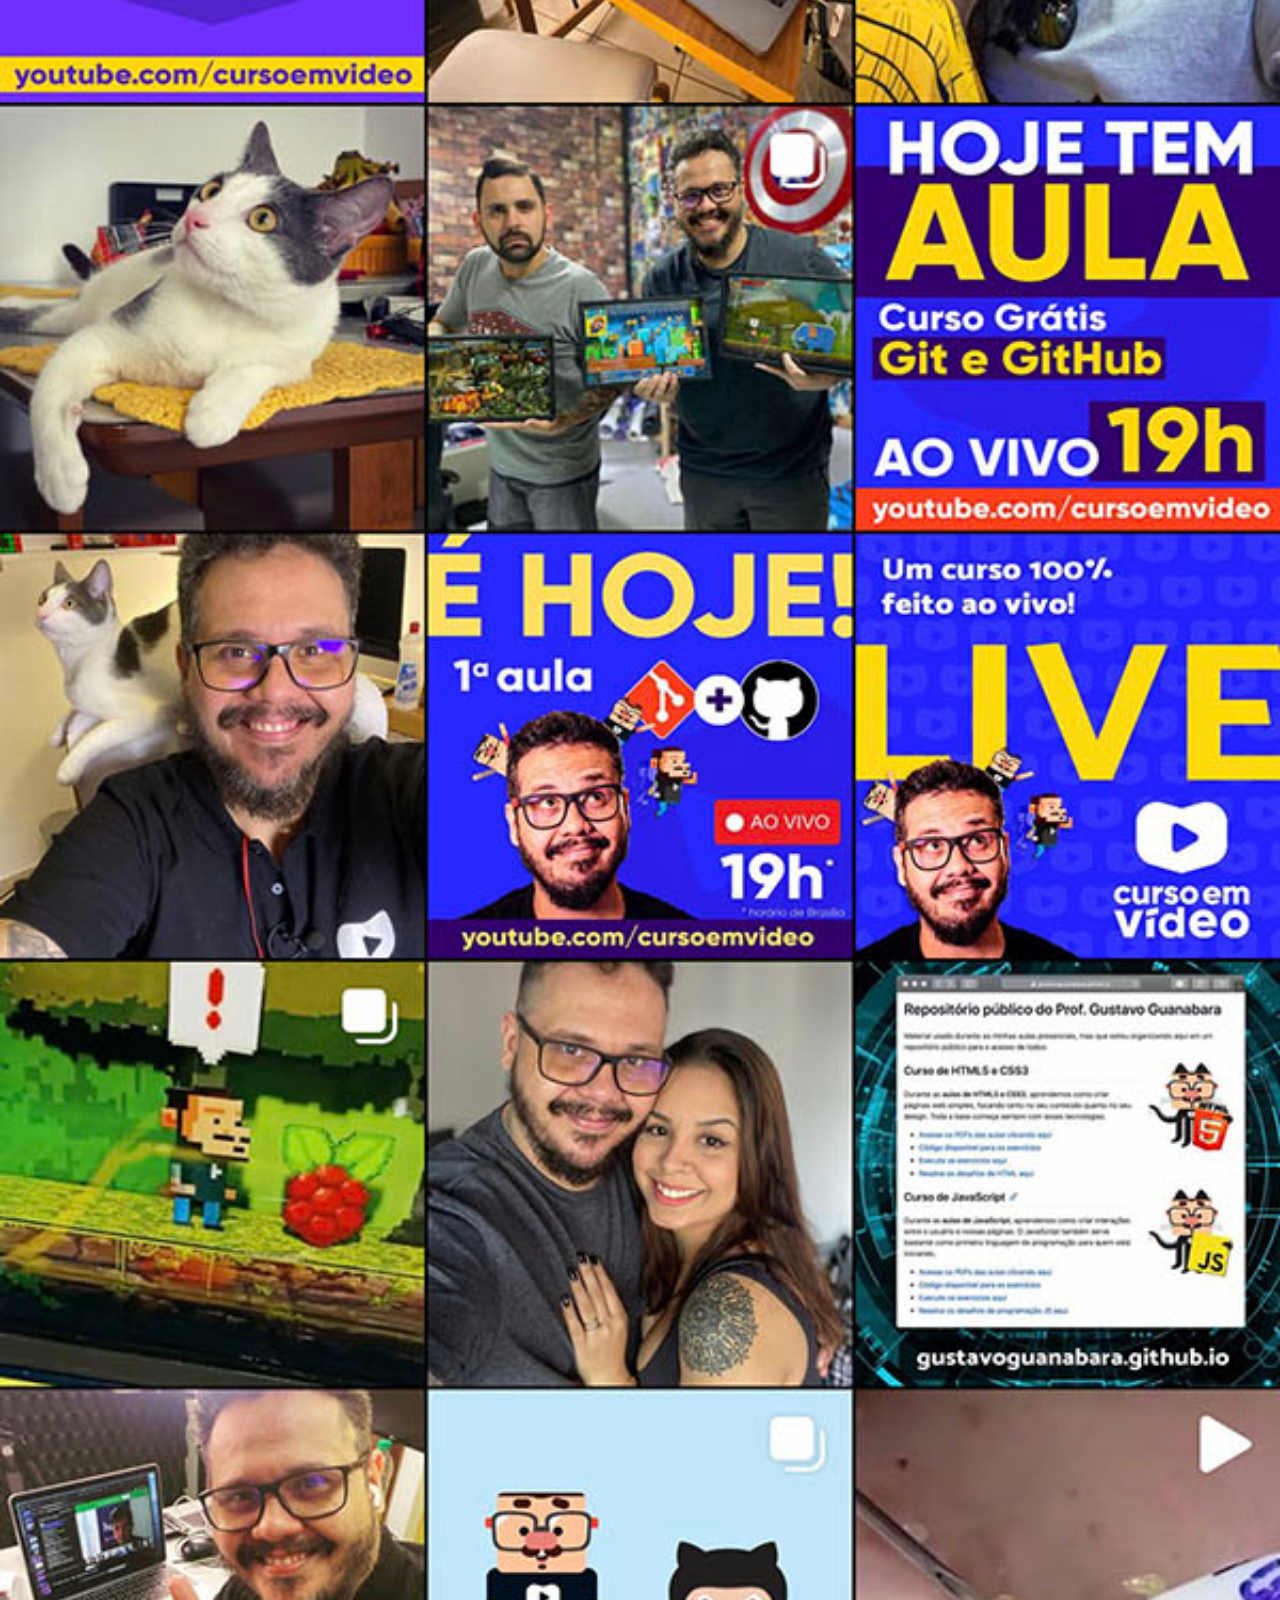
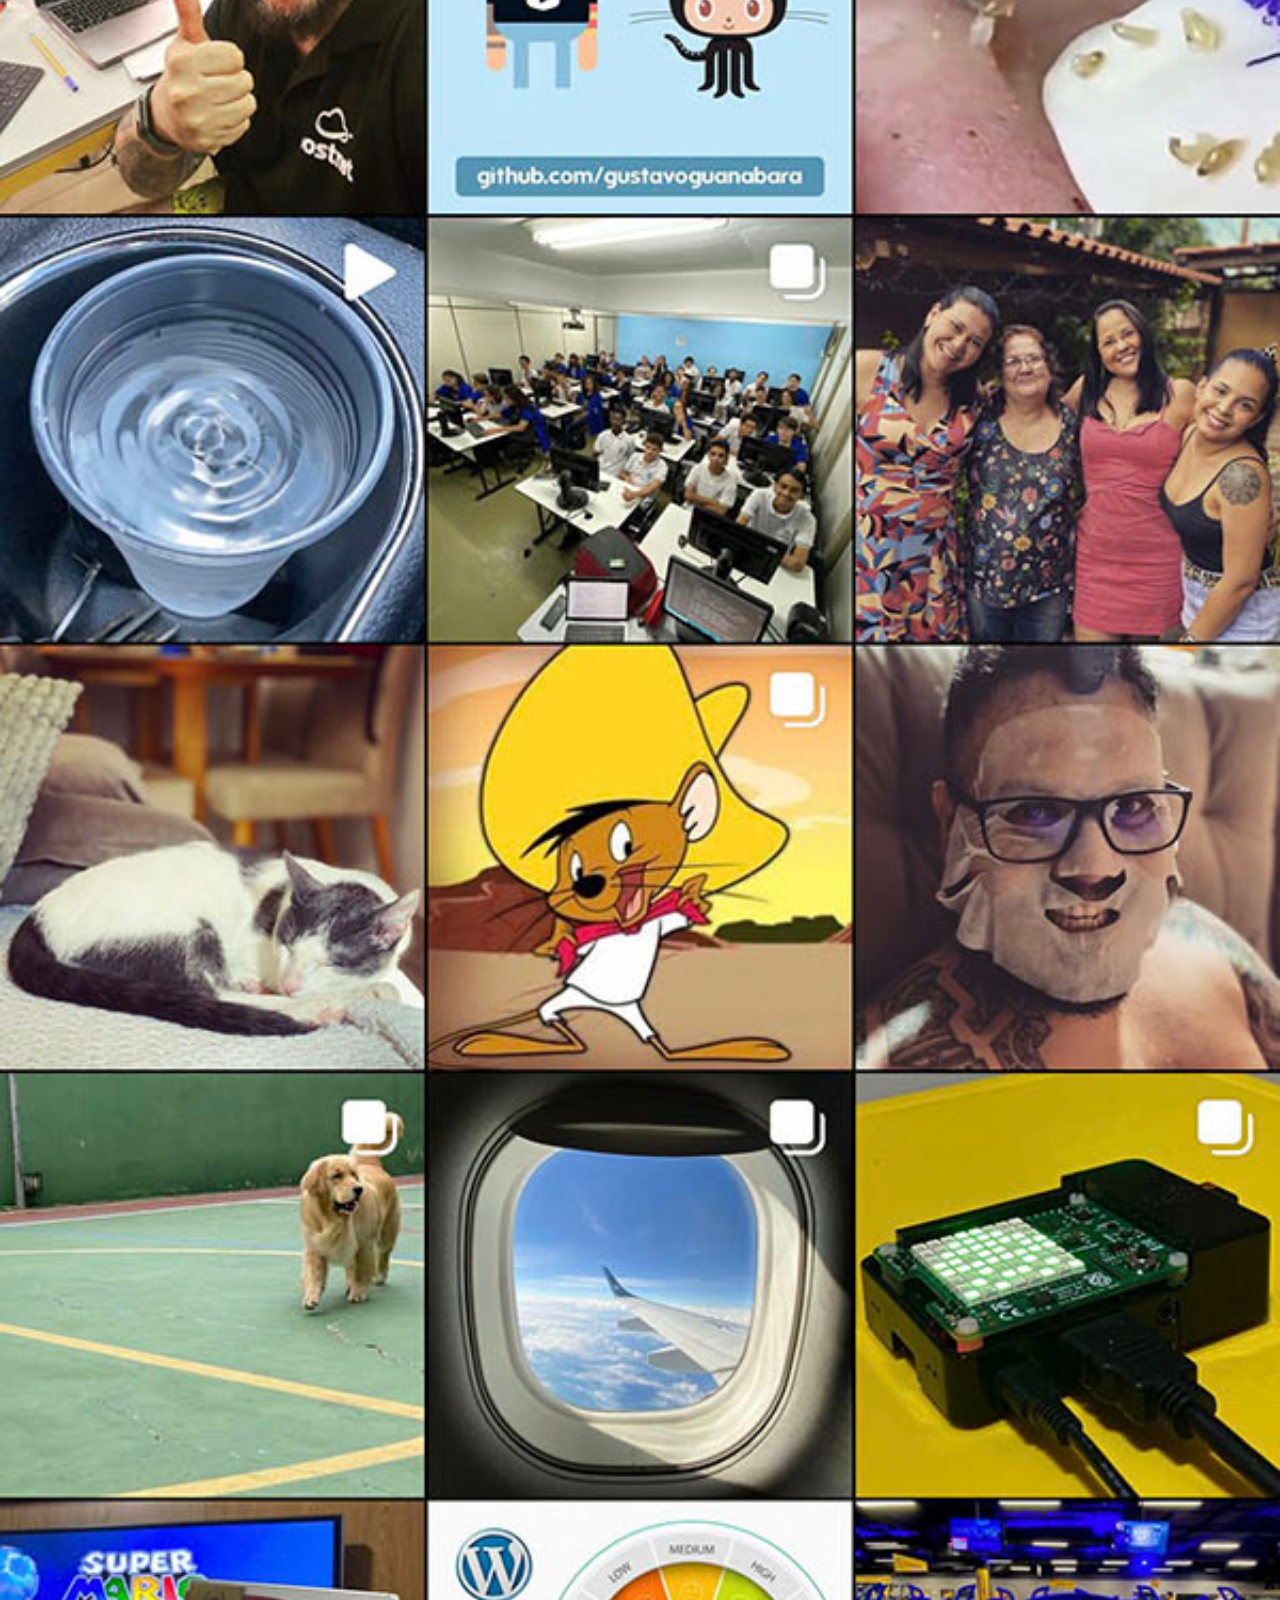
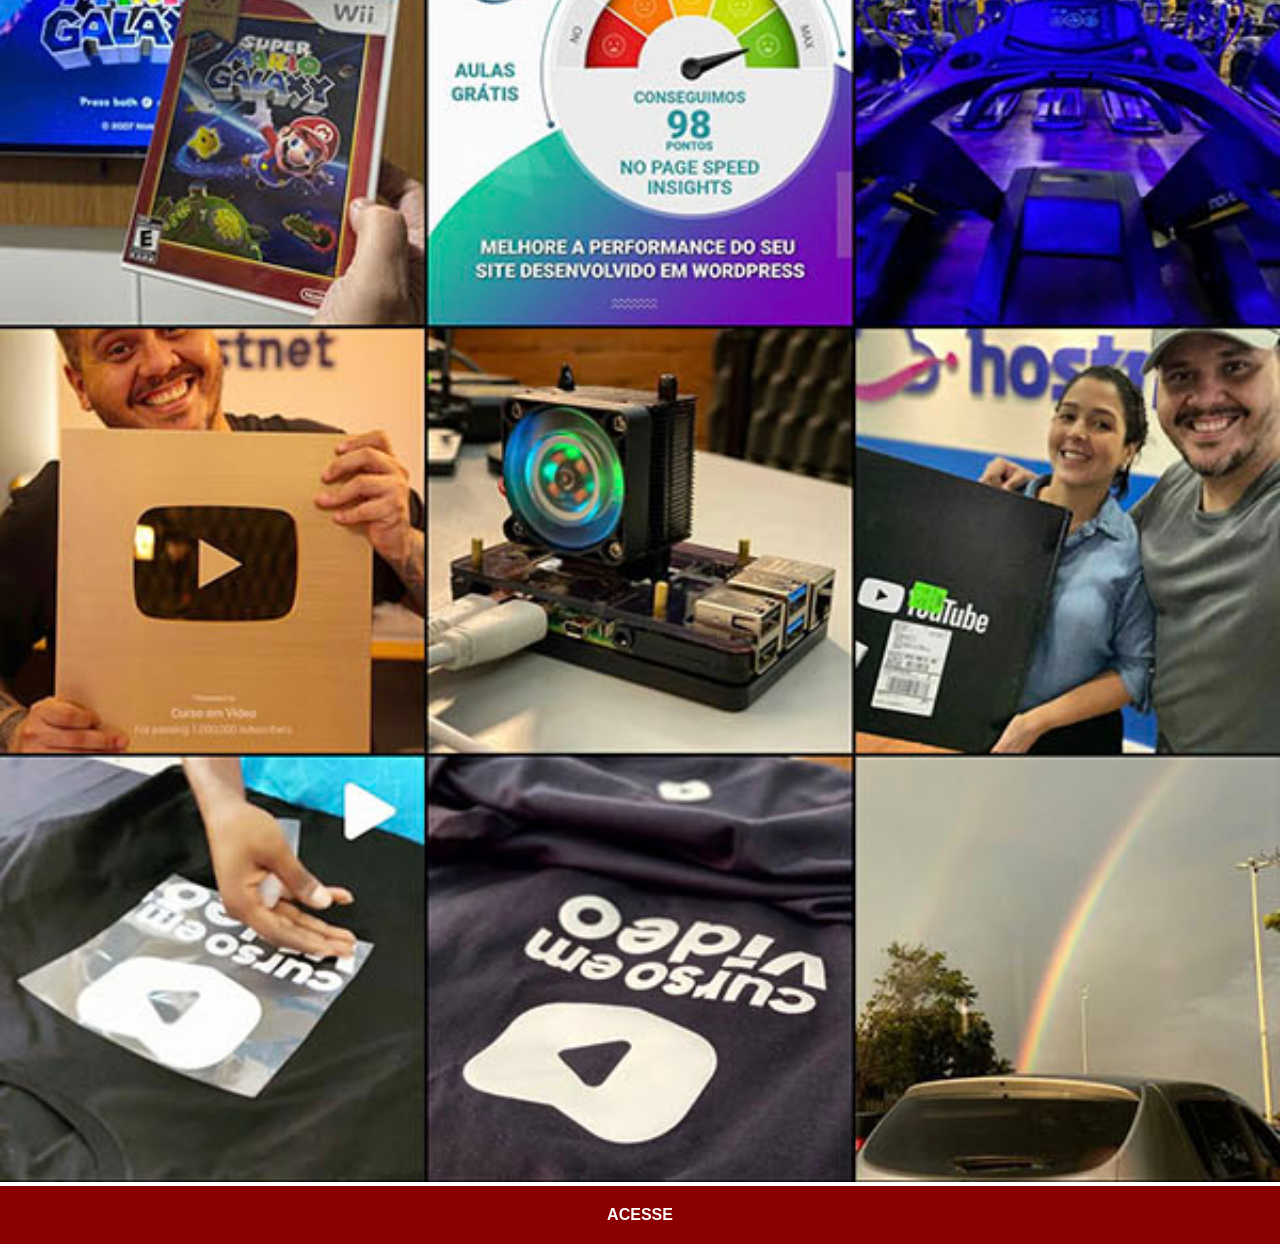
<file: instagram.html>
<!DOCTYPE html>
<html lang="pt-br">
<head>
    <meta charset="UTF-8">
    <meta name="viewport" content="width=device-width, initial-scale=1.0">
    <title>Instagram</title>
    <link rel="stylesheet" href="estilos/social.css">

</head>
<body>
    <img src="imagens/tela-instagram.jpg" alt="Instagram">
    <a href="https://www.instagram.com/niaratrind/" target="_blank">ACESSE</a>
    
</body>
</html>
</file>
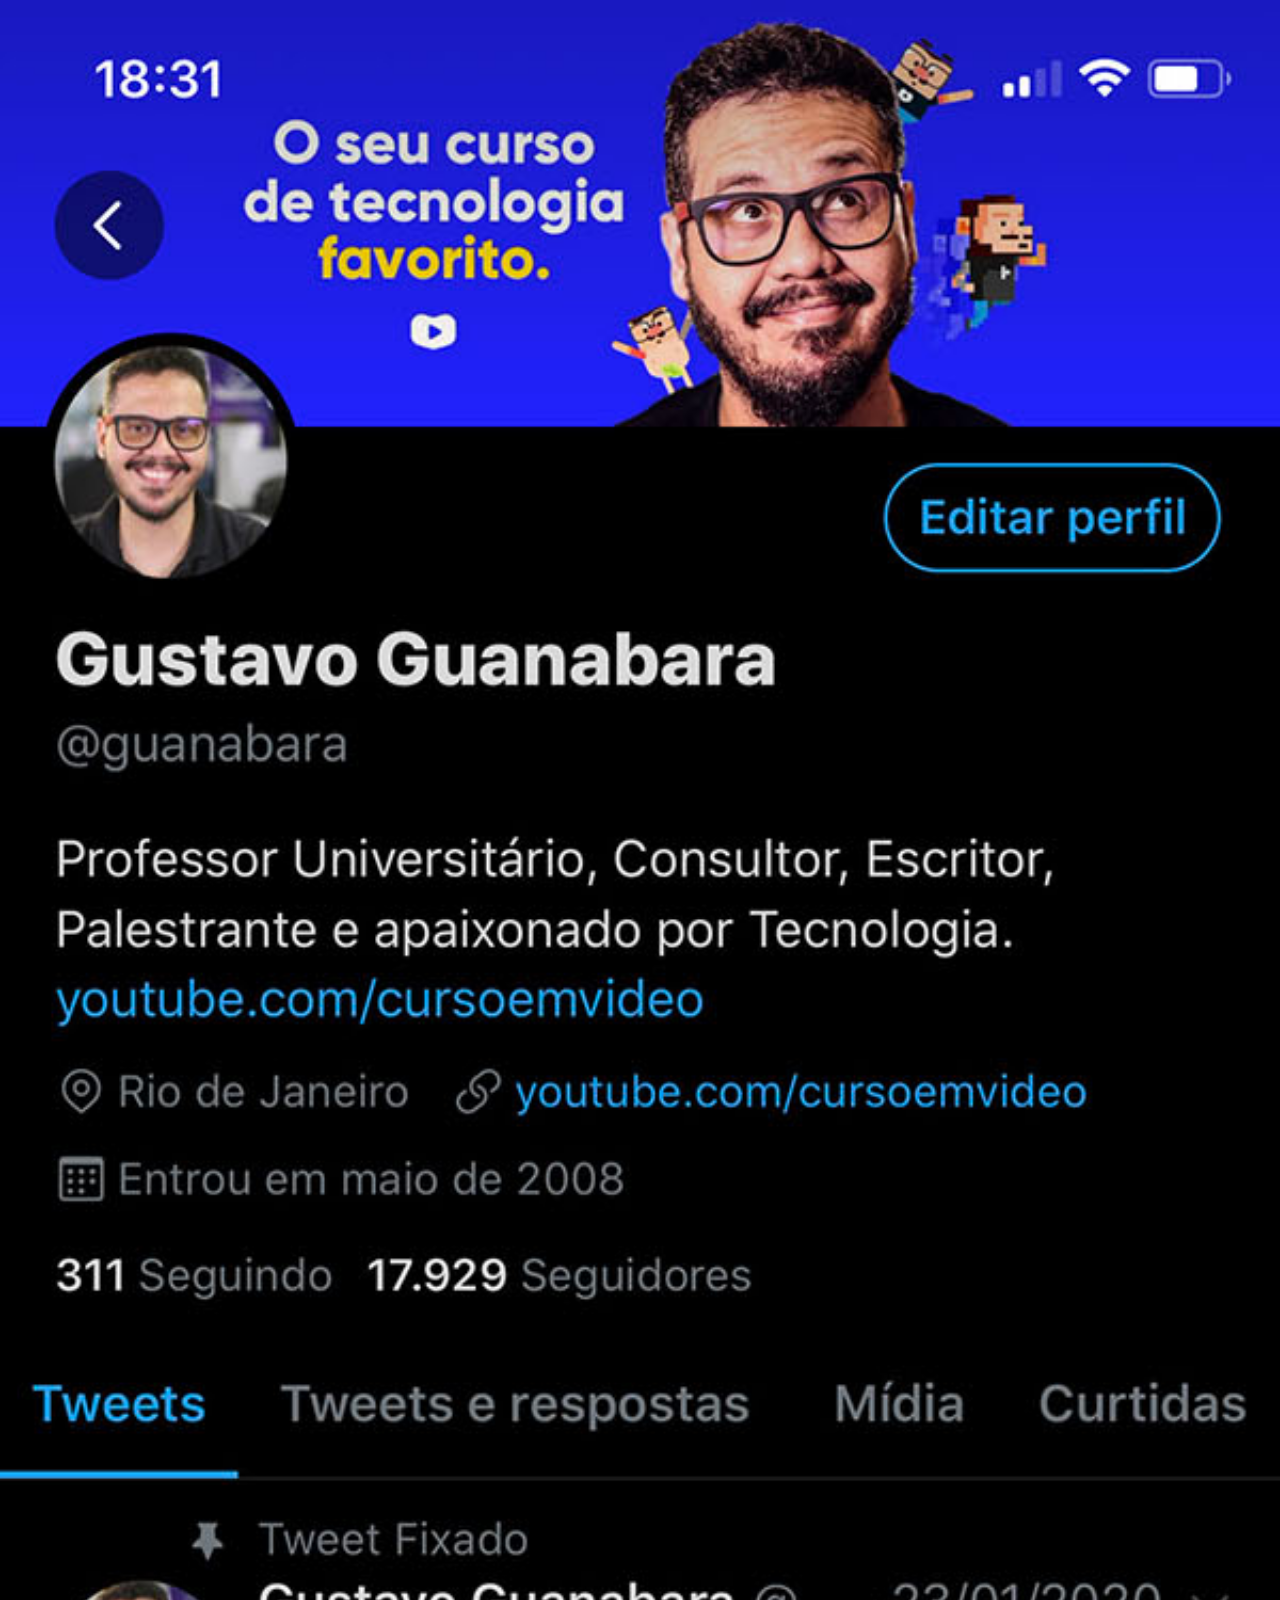
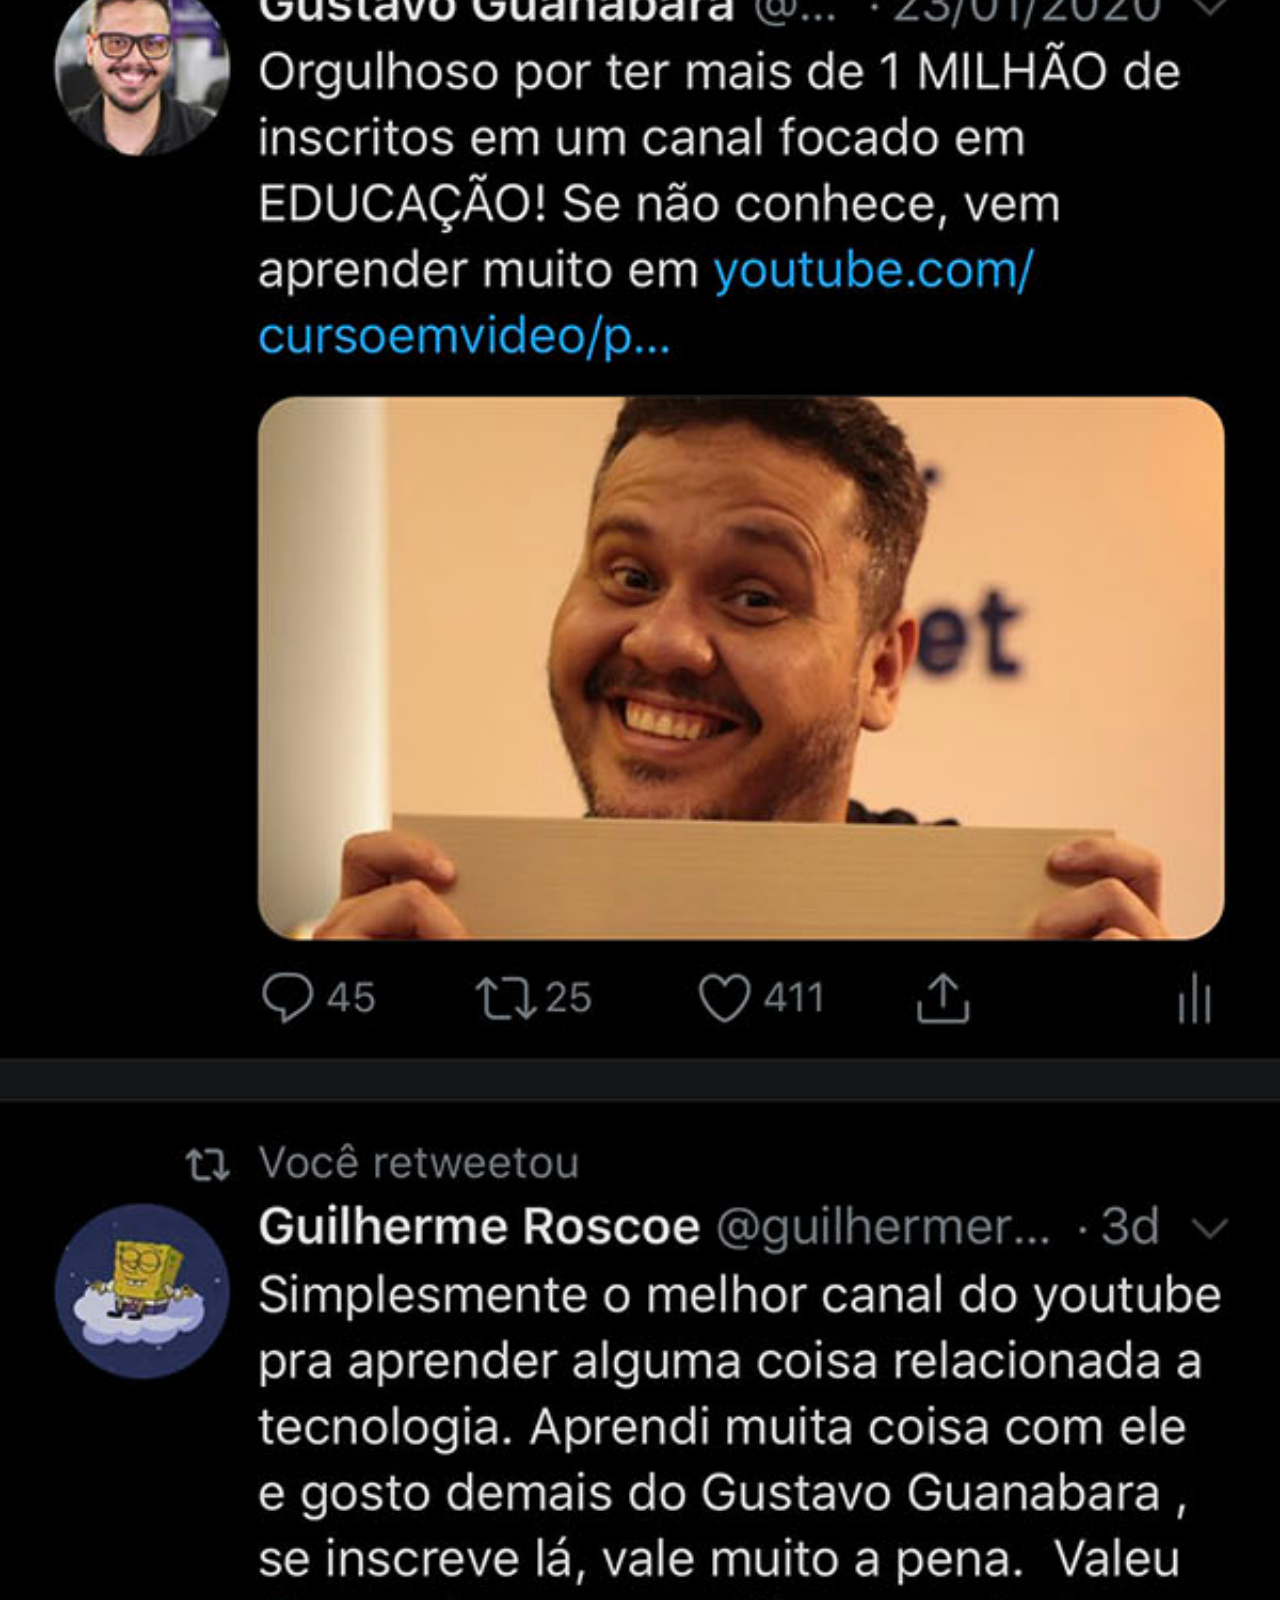
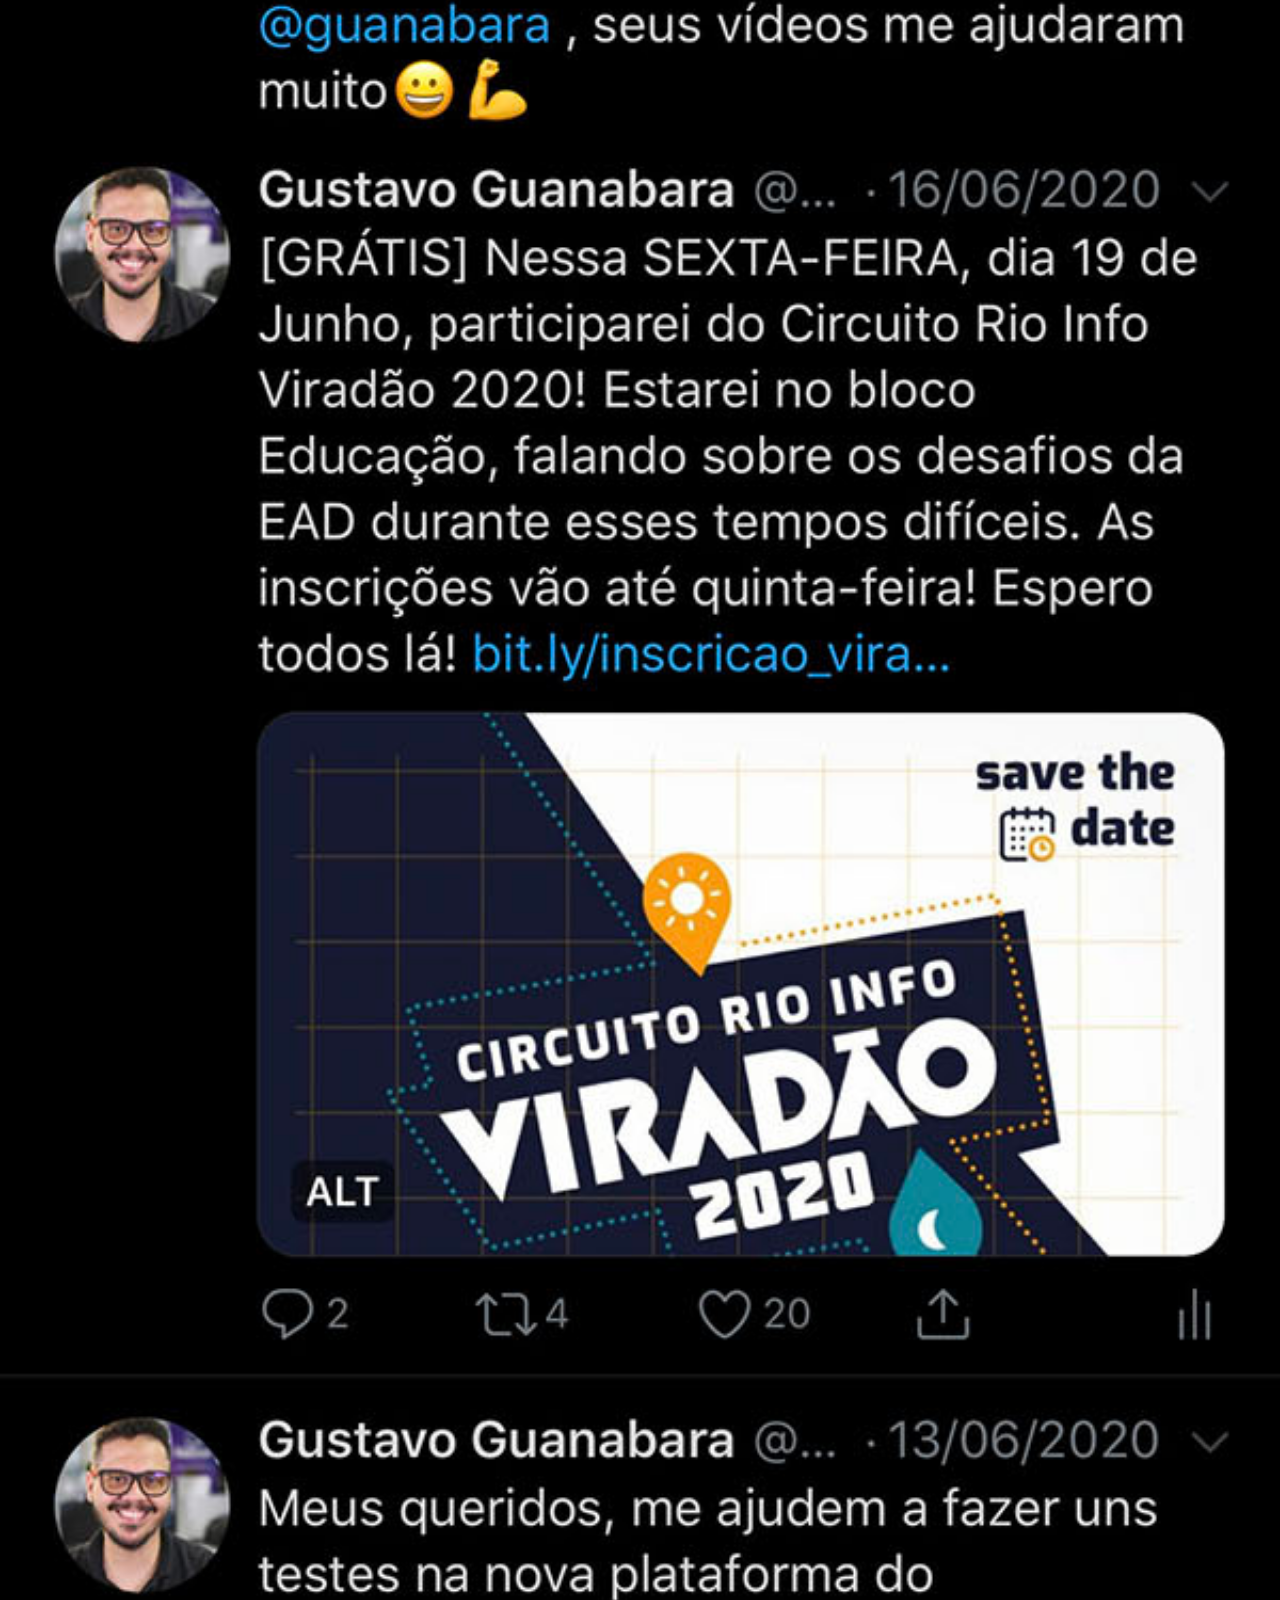
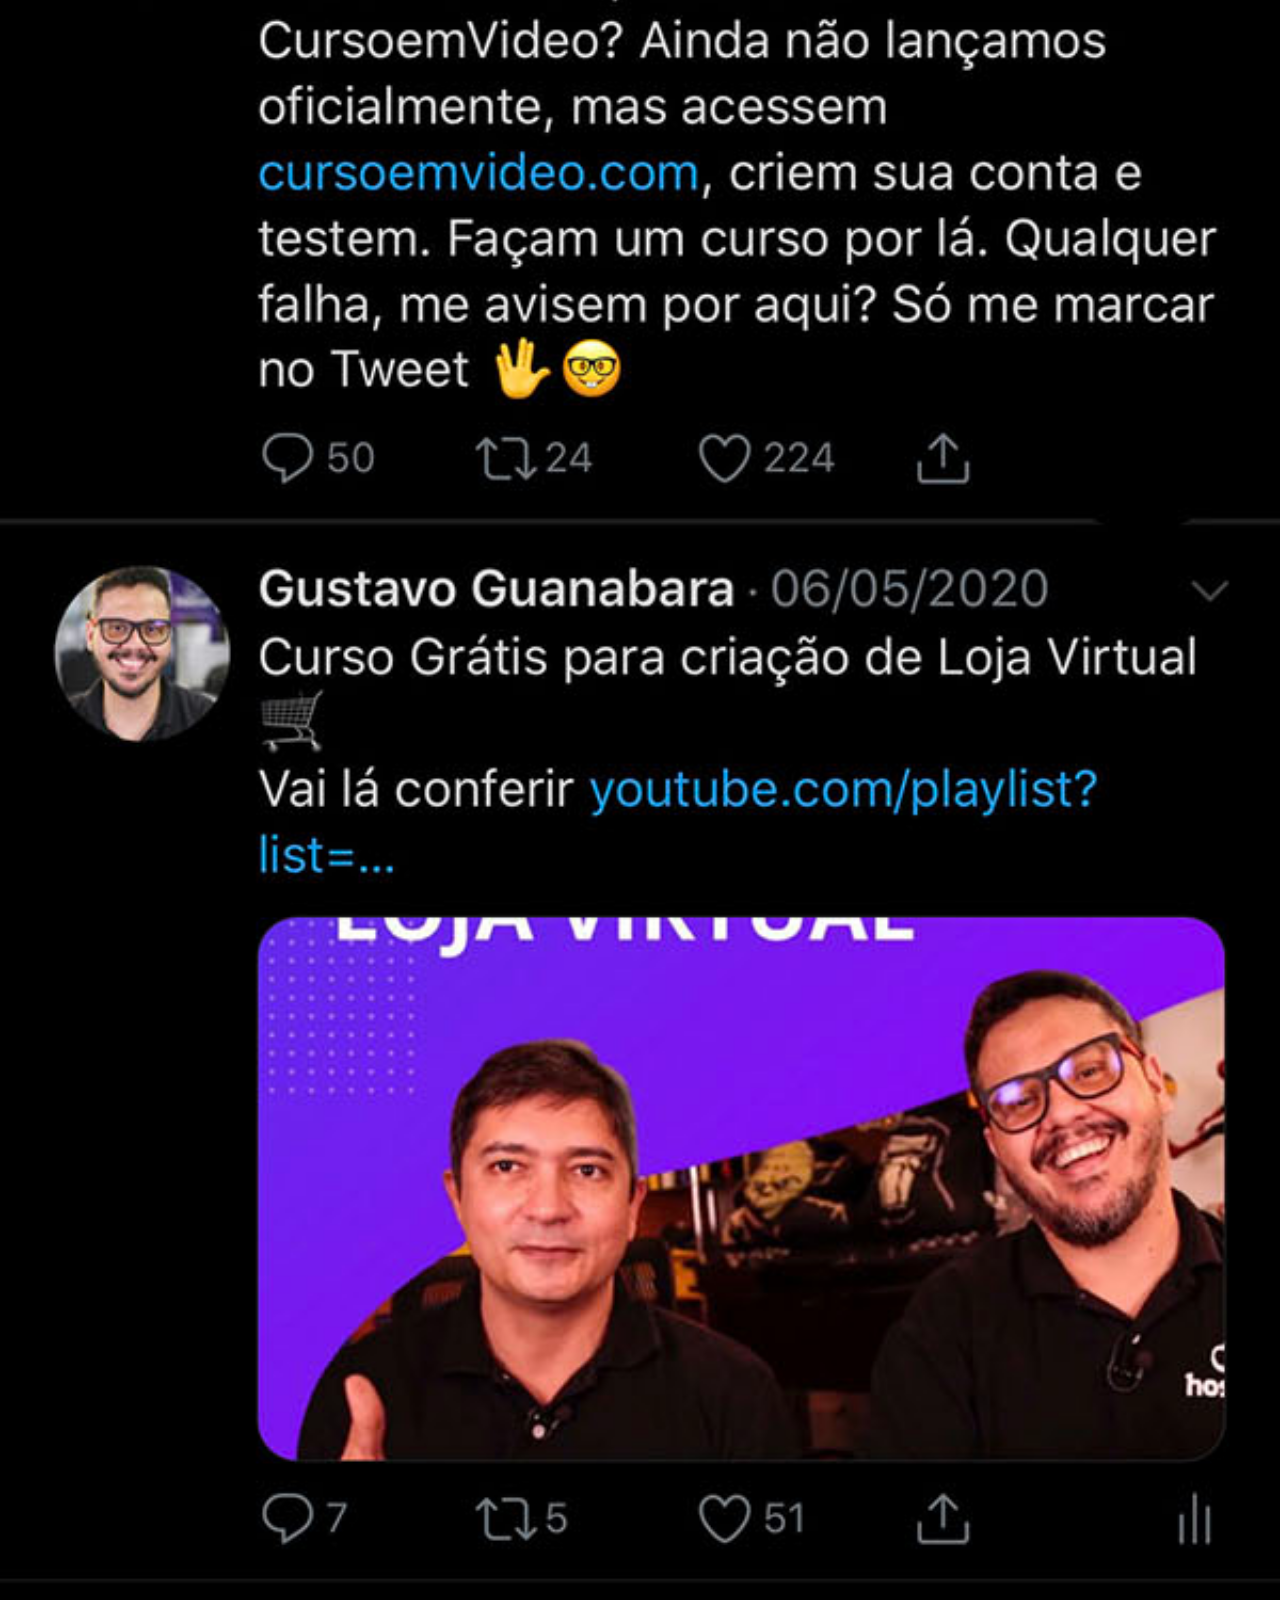
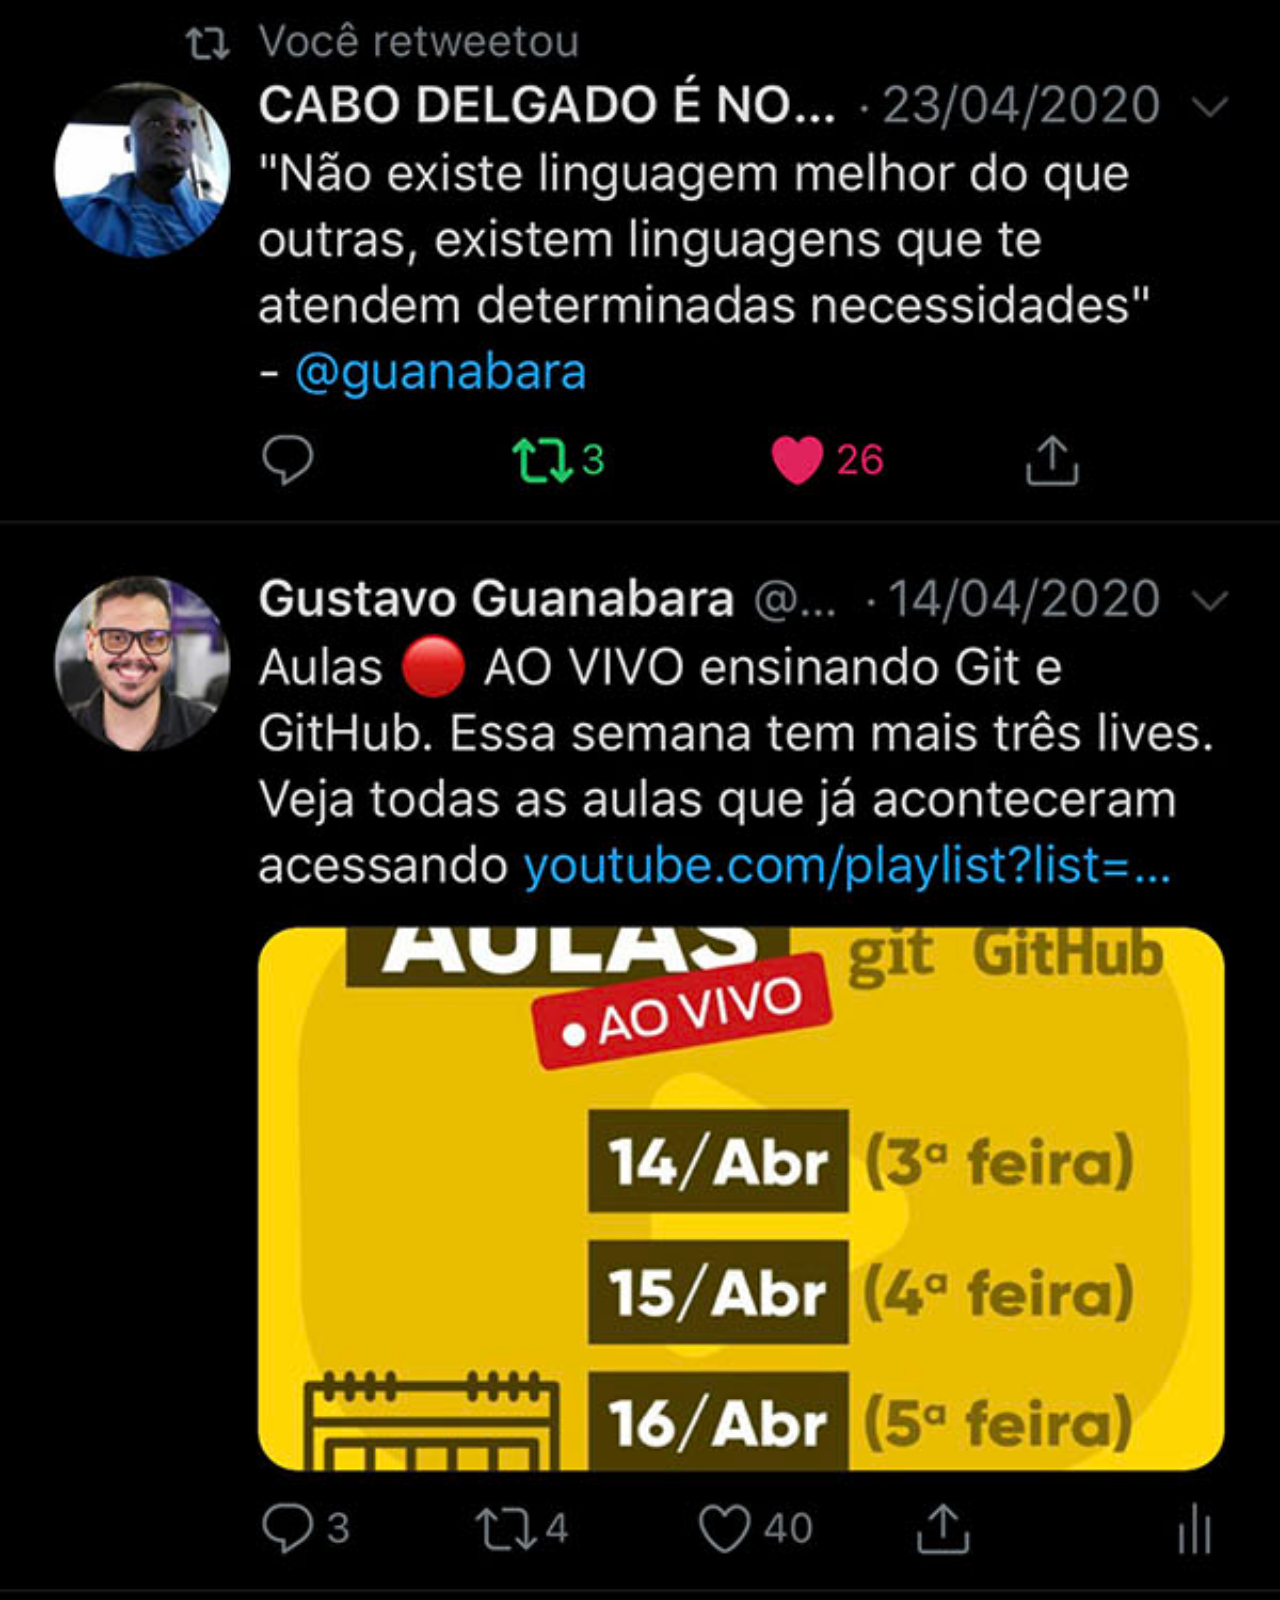
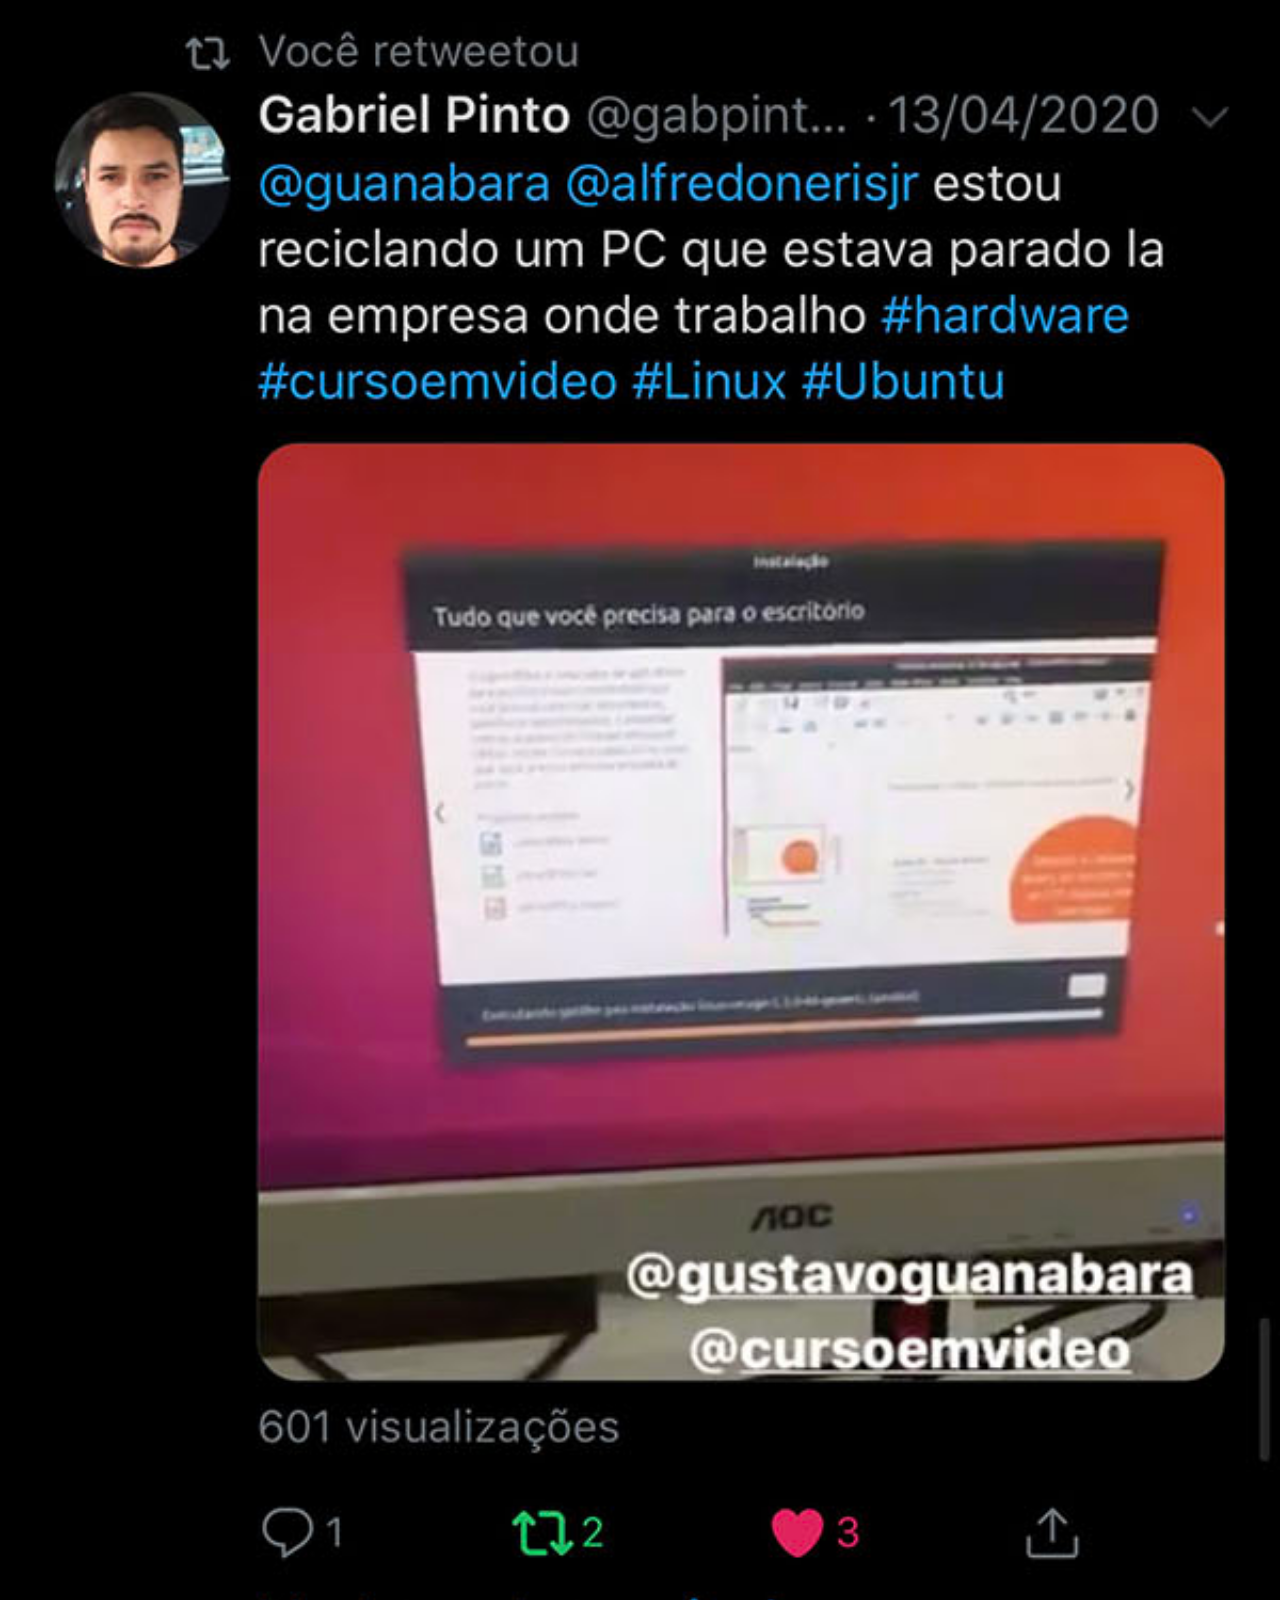
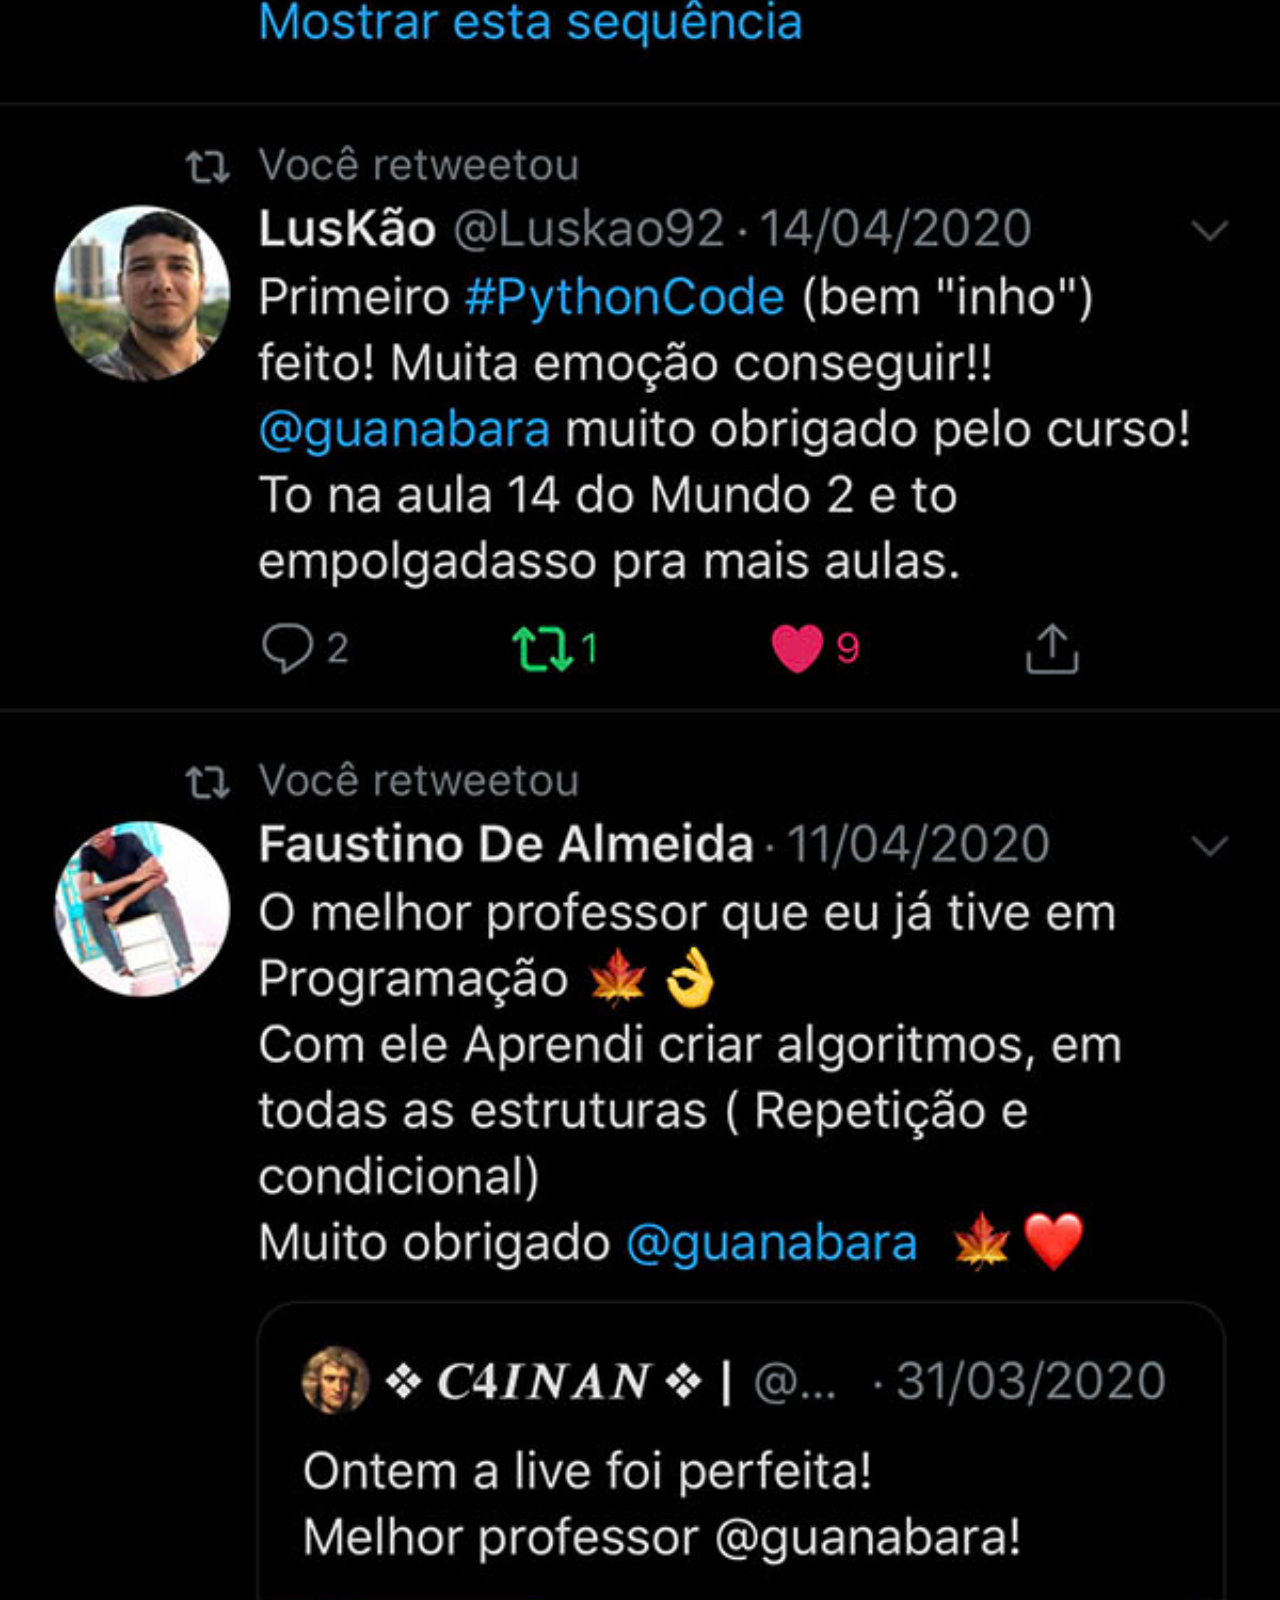
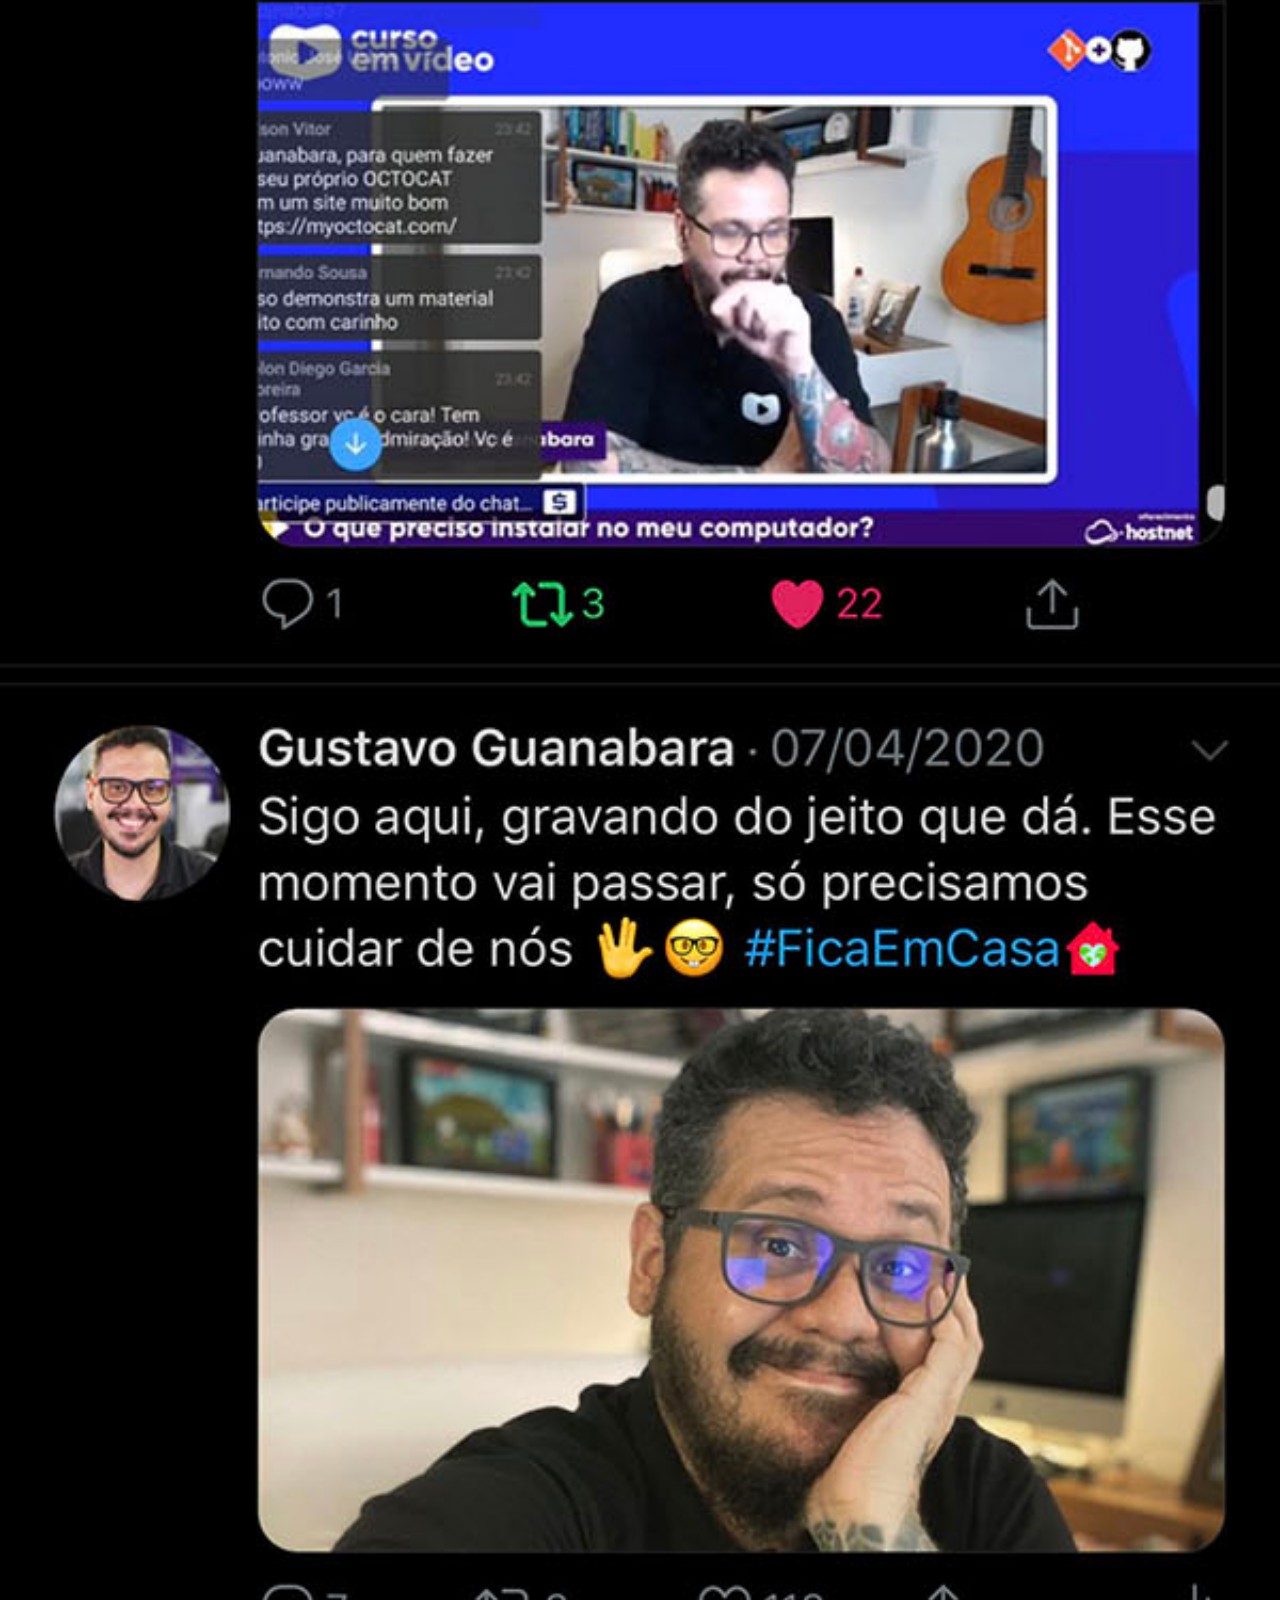
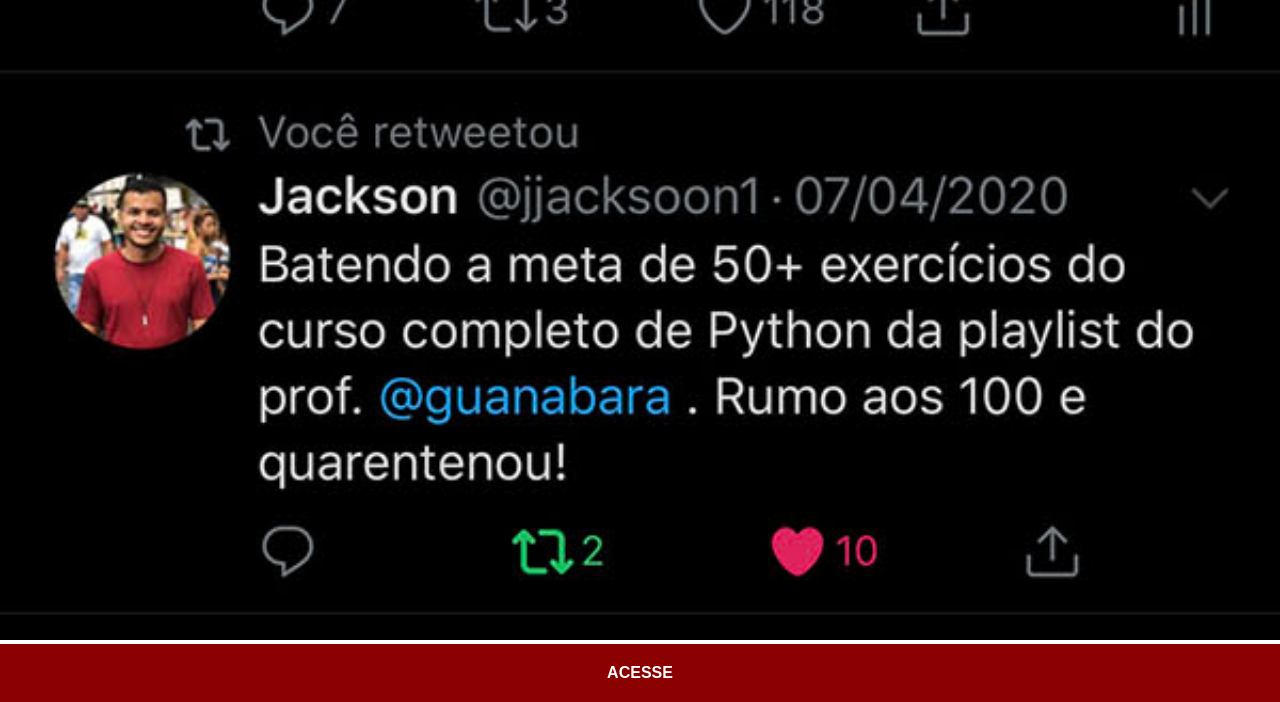
<file: twitter.html>
<!DOCTYPE html>
<html lang="pt-br">
<head>
    <meta charset="UTF-8">
    <meta name="viewport" content="width=device-width, initial-scale=1.0">
    <title>Twitter</title>
    <link rel="stylesheet" href="estilos/social.css">

</head>
<body>
    <img src="imagens/tela-twitter.jpg" alt="Twitter">
    <a href="https://x.com/guanabara" target="_blank">ACESSE</a>
    
</body>
</html>
</file>
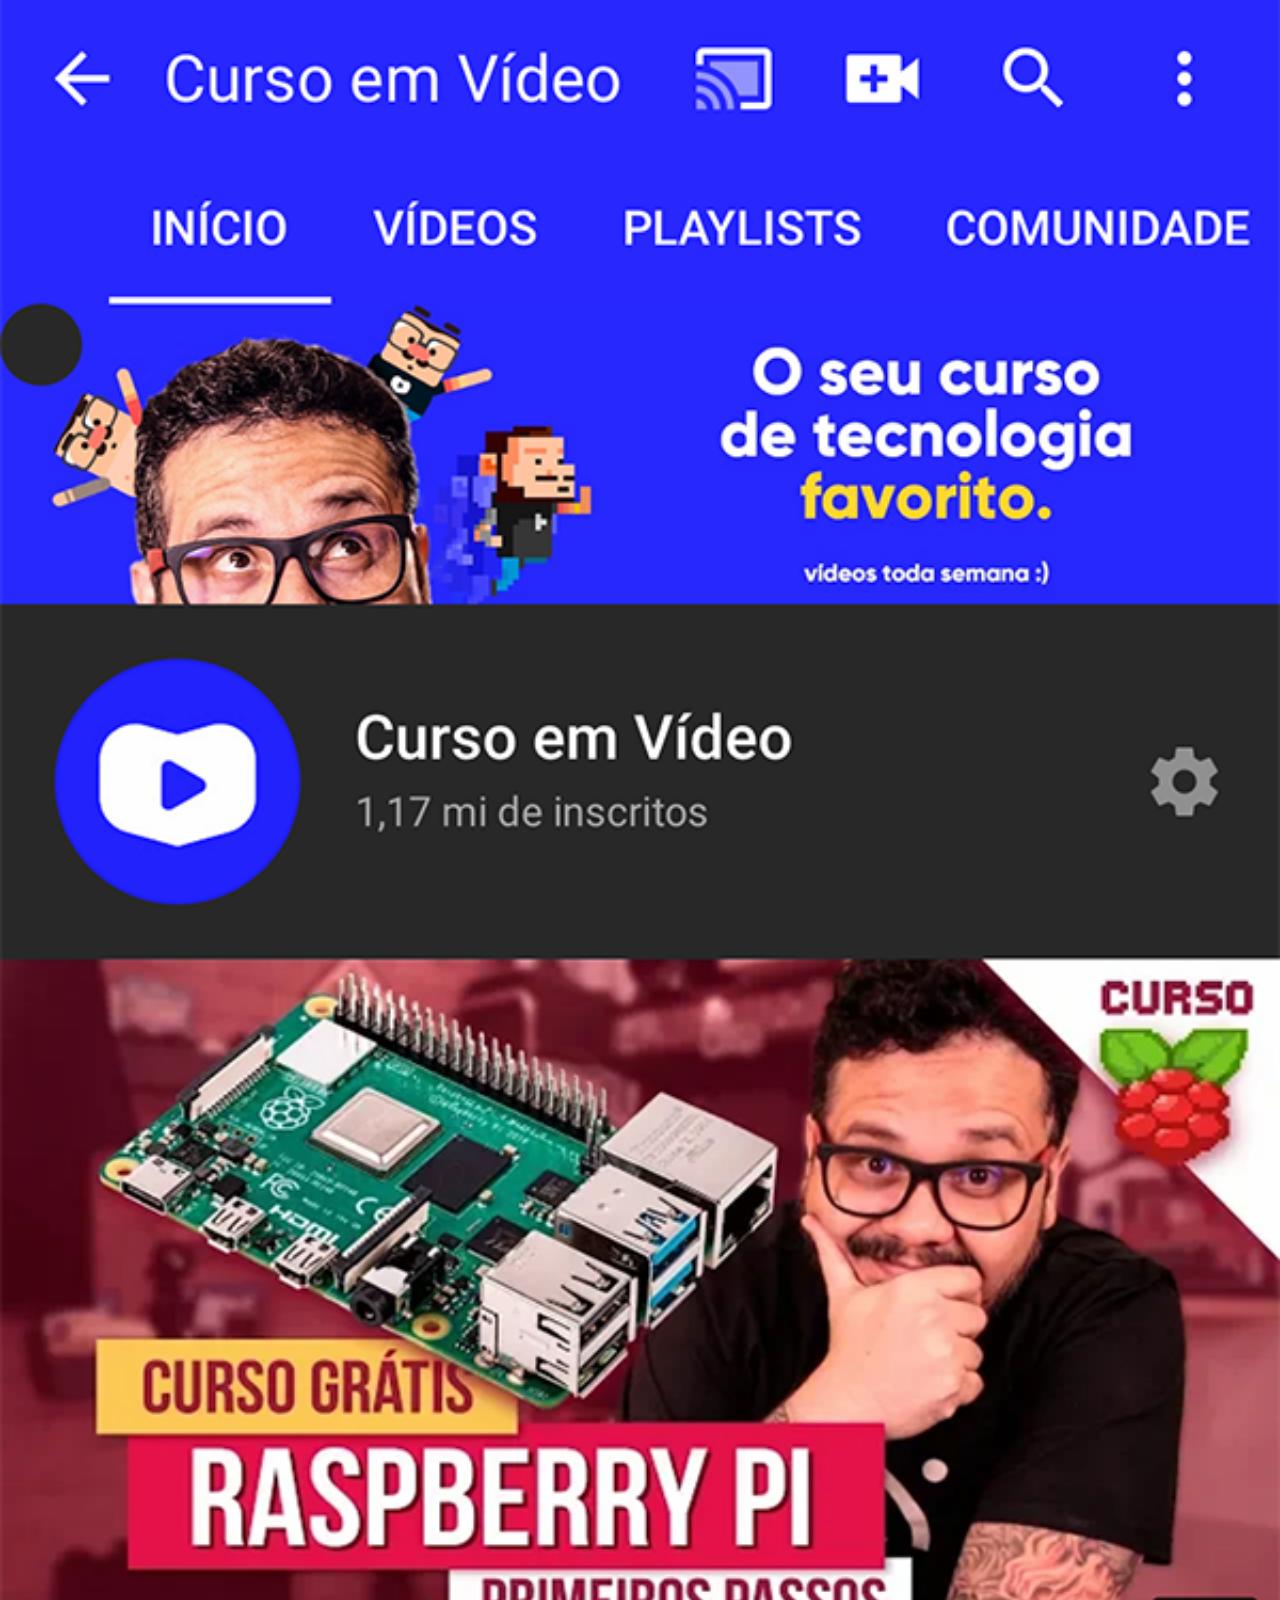
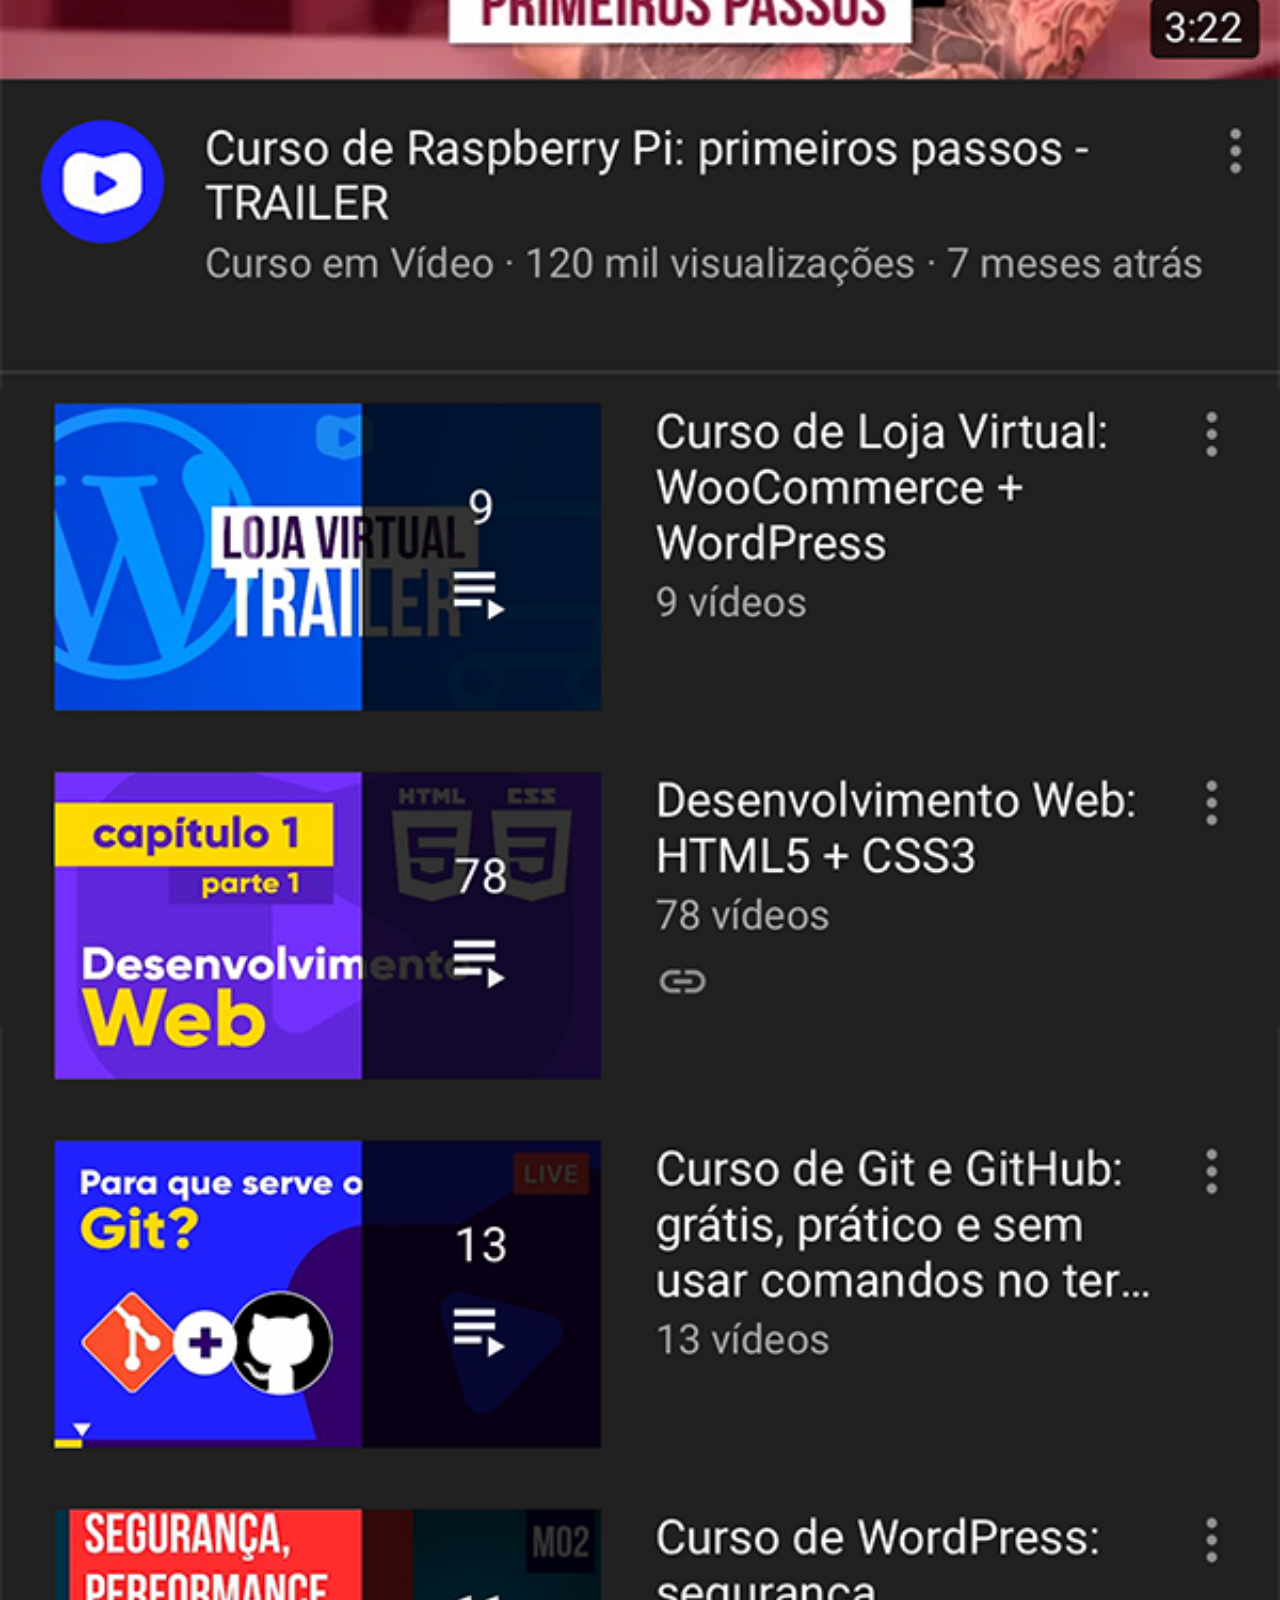
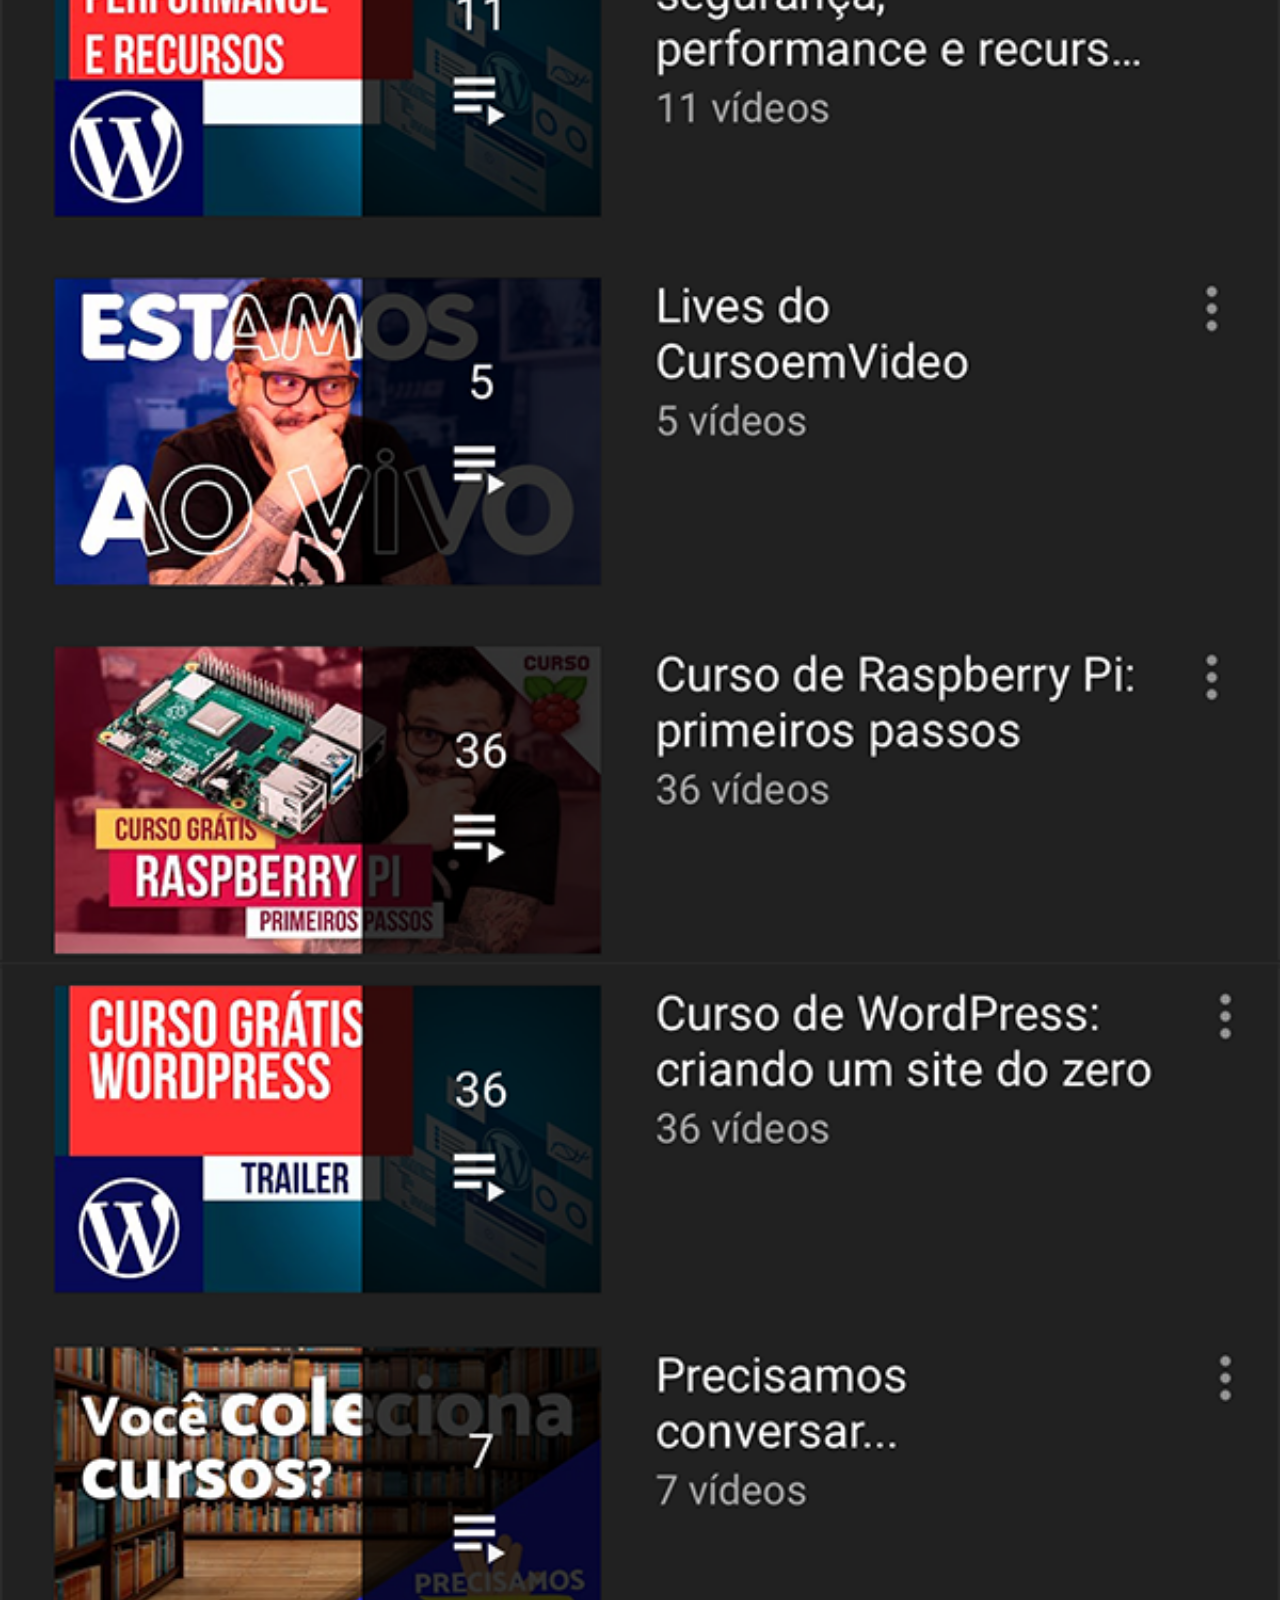
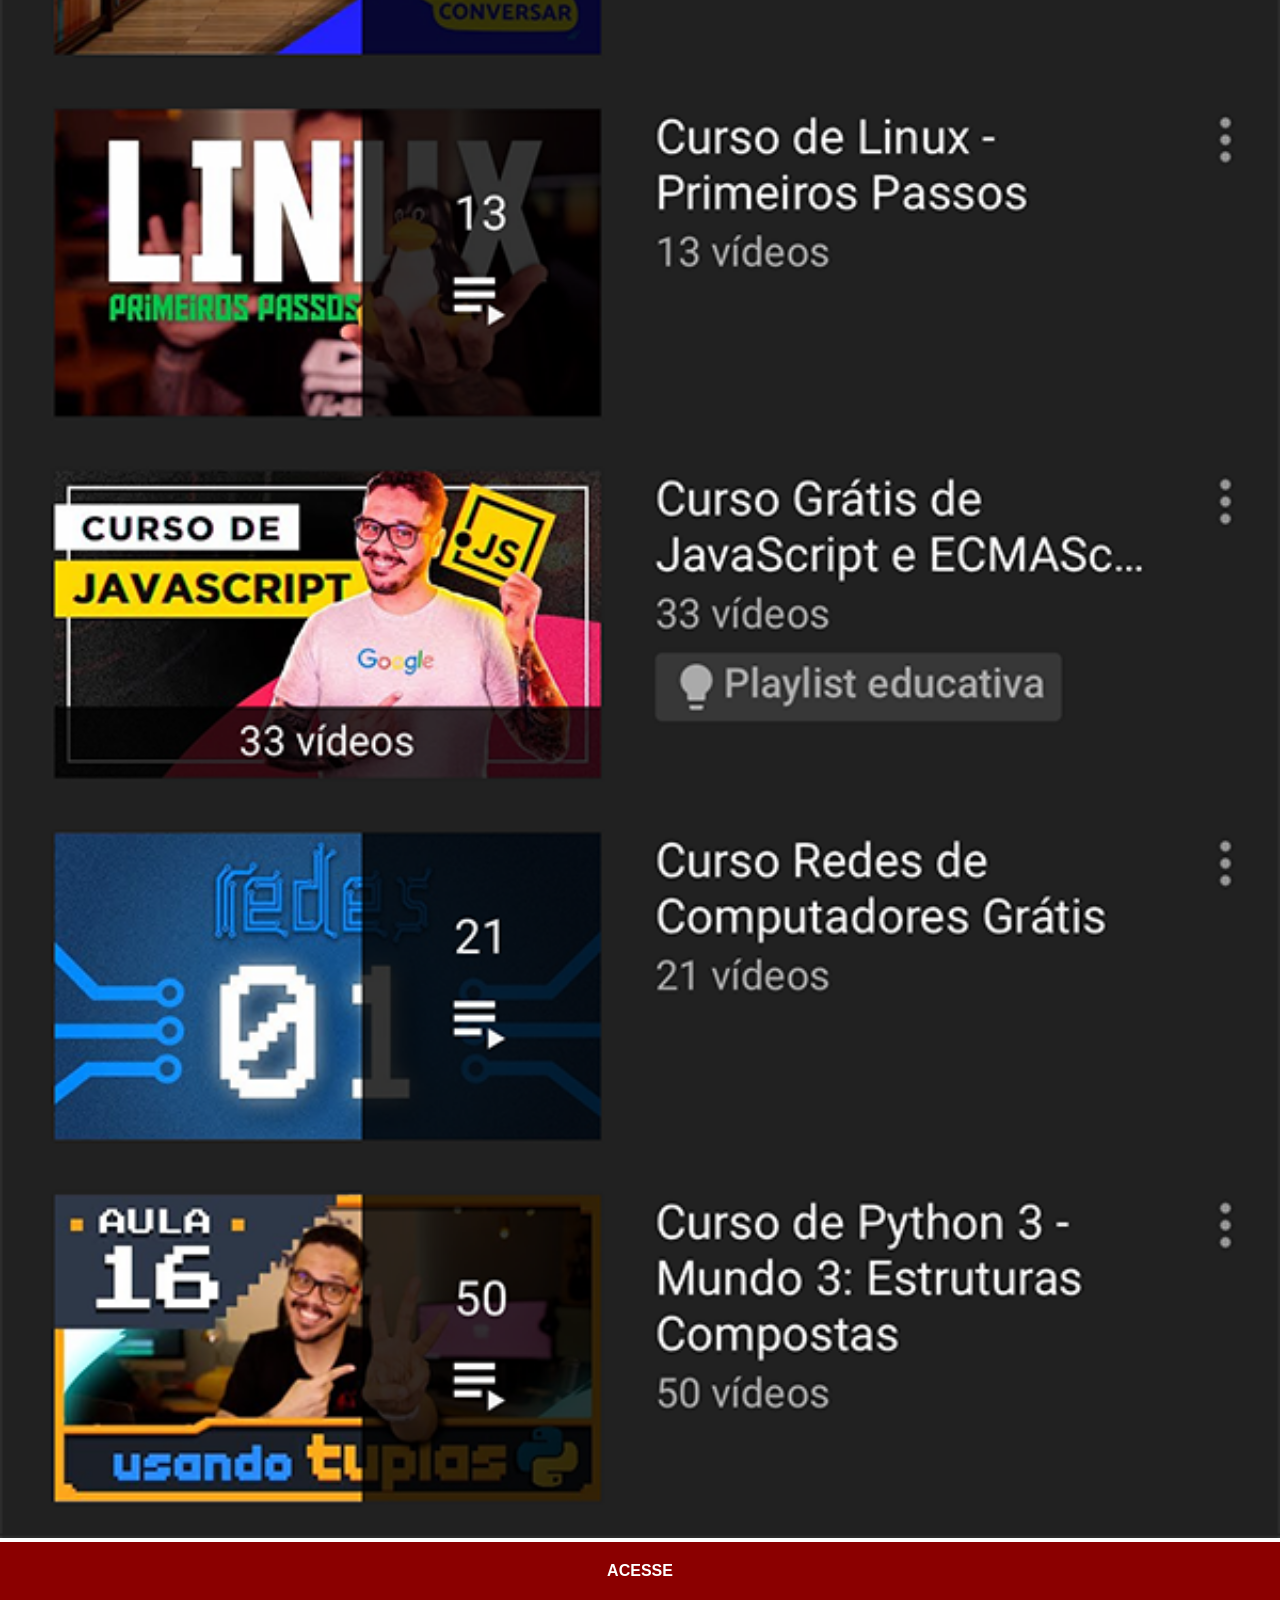
<file: youtube.html>
<!DOCTYPE html>
<html lang="pt-br">
<head>
    <meta charset="UTF-8">
    <meta name="viewport" content="width=device-width, initial-scale=1.0">
    <title>Youtube</title>
    <link rel="stylesheet" href="estilos/social.css">

</head>
<body>
    <img src="imagens/tela-youtube.png" alt="YouTube">
    <a href="https://www.youtube.com/@dnotrindade" target="_blank">ACESSE</a>
    
</body>
</html>
</file>
<file: estilos/style.css>
@charset "UTD-8";

* {
    margin: 0px;
    padding: 0px;
    font-family: Arial, Helvetica, sans-serif;
}

html, body {
    height: 100vh;
    width: 100vw;
    background-color: black;
}

body {
    background: url('../imagens/fundo-madeira.jpg') no-repeat top center;
    background-size: cover;
    background-attachment: fixed;
}

main {
    height: 100vh;
    position: relative;
}

section#telefone {
    position: absolute;
    top: 50%;
    left: 50%;
    transform: translate(-50%, -50%);

    height: 627px;
    width: 311px;
    background: url('../imagens/frame-iphone.png');
}

iframe#tela {
    position: relative;
    top: 80px;
    left: 22px;
    width: 267px;
    height: 471px;
}

section#redes-sociais {
    text-align: right;
}

section#redes-sociais img {
    width: 50px;
    margin: 10px;
    border-radius: 50%;
    box-shadow: 2px 2px 5 px rgba(0, 0, 0, 0.856);
    box-sizing: border-box;
}

section#redes-sociais img:hover {
    border: 2px solid rgba(255, 255, 255, 0.74);
    transform: translate(-3px, -3px);
    box-shadow: 5px 5px 5px rgba(0, 0, 0, 0.747);
    transition: transform .5s, border 1s;
}
</file>
<file: estilos/social.css>
@charset "UTF-8";

* {
            margin: 0px;
            padding: 0px;
            font-family: Arial, Helvetica, sans-serif;
        }

        ::-webkit-scrollbar {
            width: 0px;
            height: 0px;
        }

        img {
            width: 100vw;
        }

        a {
            display: block;
            background-color: darkred;
            color: white;
            padding: 20px;
            text-align: center;
            font-weight: bolder;
            text-decoration: none;
        }

        a:hover {
            background-color: rgb(248, 99, 99);
            color: darkred;
        }
</file>
